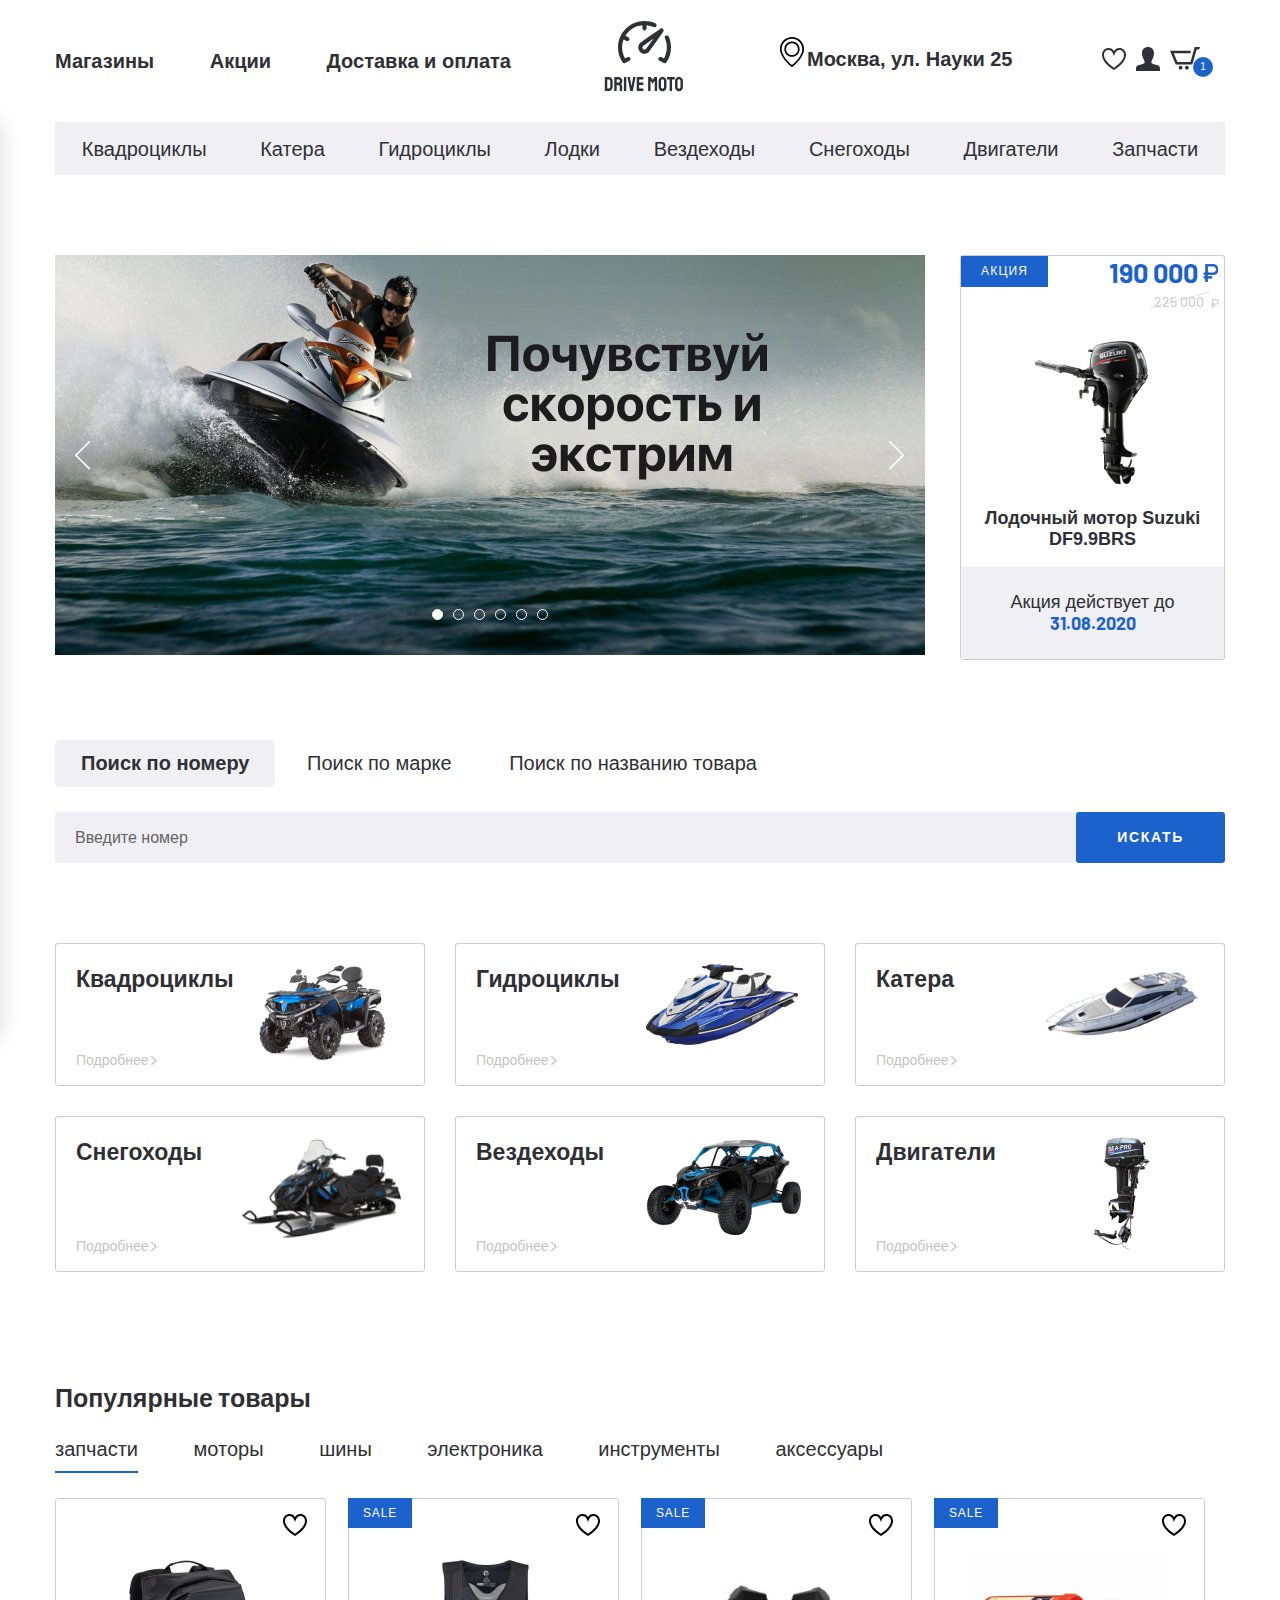
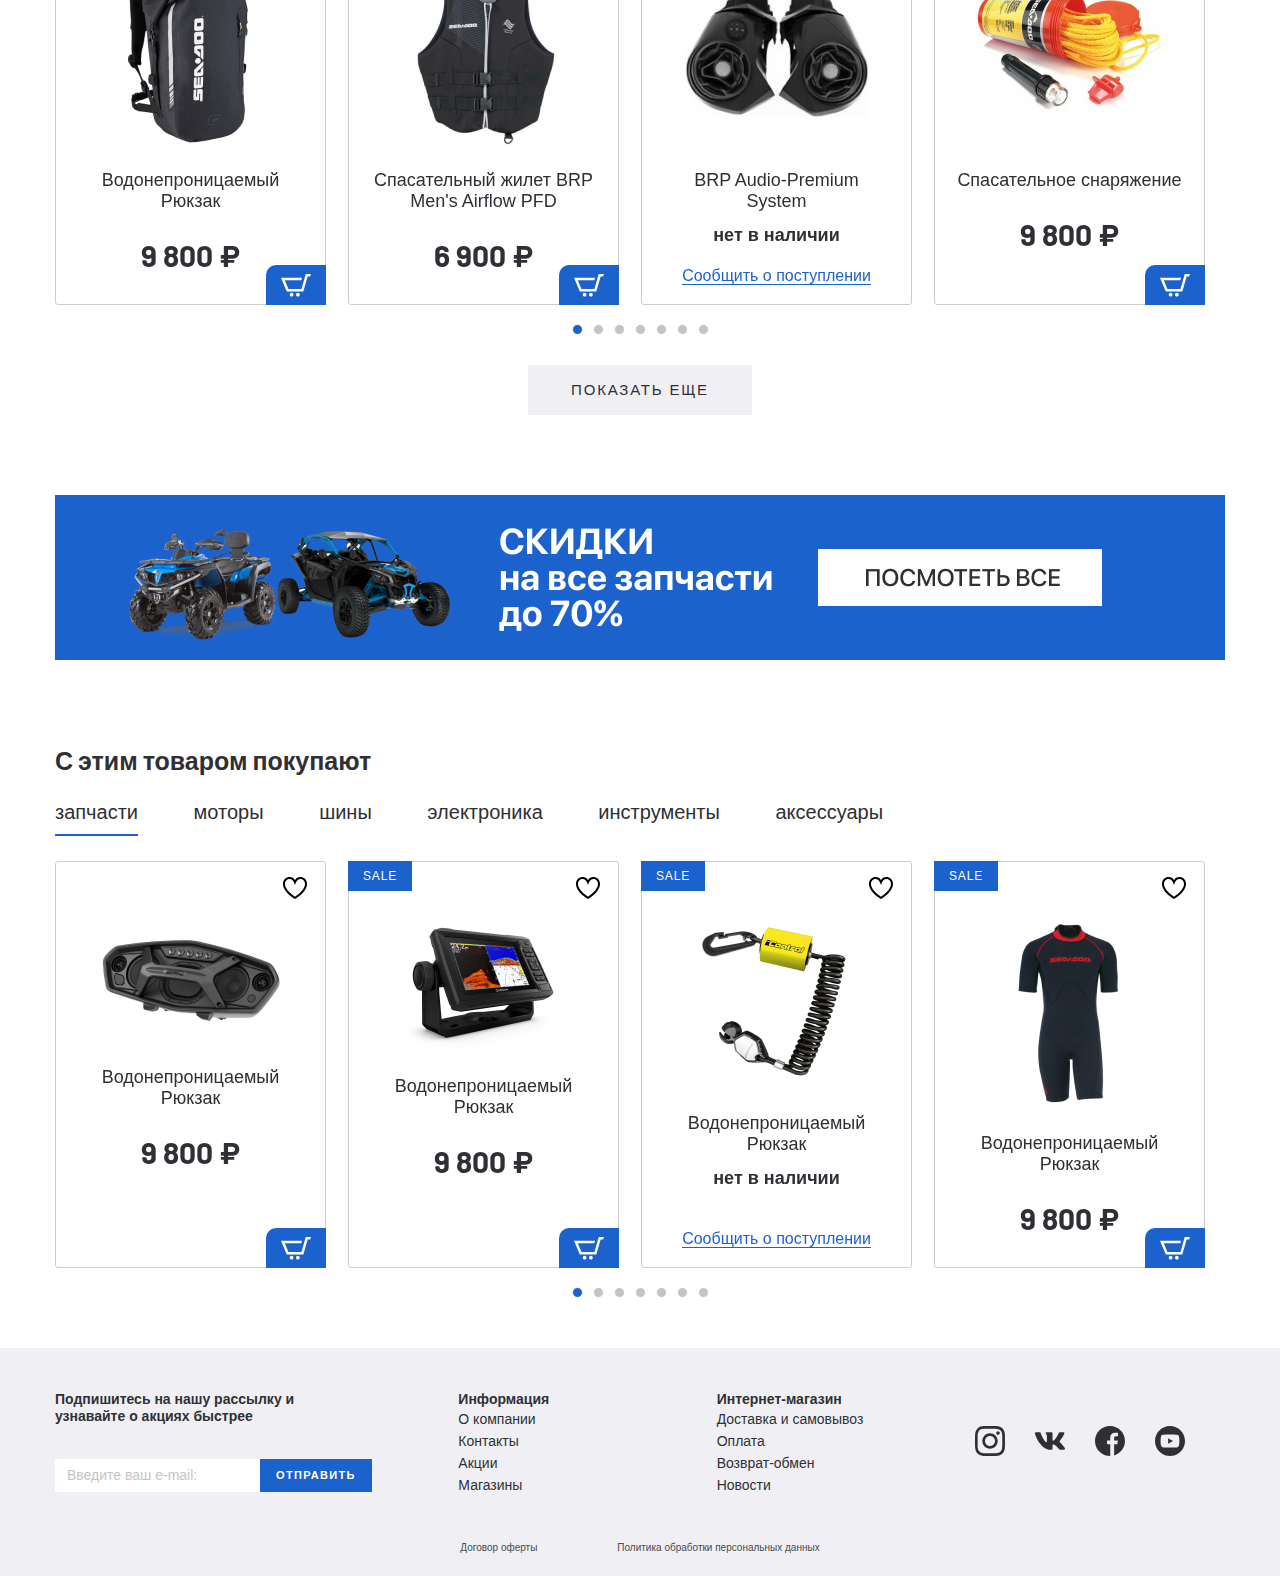
<file: index.html>
<!DOCTYPE html>
<html lang="ru">
<head>
  <meta charset="UTF-8">
  <meta name="viewport" content="width=device-width, initial-scale=1.0">
  <meta http-equiv="X-UA-Compatible" content="ie=edge">
  <title>Document</title>
  <link href="https://fonts.googleapis.com/css2?family=Barlow:wght@400;700&display=swap" rel="stylesheet">
  <link rel="preconnect" href="https://fonts.googleapis.com">
  <link rel="preconnect" href="https://fonts.gstatic.com" crossorigin>
  <link rel="stylesheet" href="css/normalize.css">
  <link rel="stylesheet" href="css/slick.css">
  <link rel="stylesheet" href="css/fonts.css">
  <link rel="stylesheet" href="css/ion.rangeSlider.min.css">
  <link rel="stylesheet" href="css/jquery.formstyler.css">
  <link rel="stylesheet" href="css/jquery.formstyler.theme.css">
  <link rel="stylesheet" href="css/jquery.rateyo.min.css">
  <link rel="stylesheet" href="css/style.css">
  <link rel="stylesheet" href="css/media.css">
</head>
<body>


  <header class="header">
    <div class="header__top">
      <div class="container">
        <div class="header__top-inner">
          <nav class="menu">
            <button class="menu__btn">
              <div class="menu__btn-line"></div>
              <div class="menu__btn-line"></div>
              <div class="menu__btn-line"></div>
            </button>
            <ul class="menu__list">
              <li class="menu__item">
                <a class="menu__link" href="#">
                  Магазины
                </a>
              </li>
              <li class="menu__item">
                <a class="menu__link" href="#">
                  Акции
                </a>
              </li>
              <li class="menu__item">
                <a class="menu__link" href="#">
                  Доставка и оплата
                </a>
              </li>
            </ul>
          </nav>
          <a class="logo" href="">
            <img class="logo__img" src="images/logo.svg" alt="">
          </a>
          <div class="header__box">
            <p class="header_adress">
              Москва,  ул. Науки  25
            </p>
            <ul class="user-list">
              <li class="user-list__item">
                <a class="user-list__link" href="#">
                  <img src="images/heart.svg" alt="">
                </a>
              </li>
              <li class="user-list__item">
                <a class="user-list__link" href="#">
                  <img src="images/user.svg" alt="">
                </a>
              </li>
              <li class="user-list__item">
                <a class="user-list__link basket" href="#">
                  <img src="images/basket.svg" alt="">
                  <p class="basket_num">1</p>
                </a>
              </li>
            </ul>
          </div>
        </div>
      </div>
    </div>
    <ul class="menu-mobile__list">
      <li class="menu-mobile__item">
        <a class="menu-mobile__link" href="#">
          <img class="menu-mobile__img" src="images/user.svg" alt="">
          <p>Войти</p>
        </a>
      </li>
      <li class="menu-mobile__item">
        <a class="menu-mobile__link" href="#">
          <img class="menu-mobile__img" src="images/user.svg" alt="">
          <p>Регистрация</p>
        </a>
      </li>
      <li class="menu-mobile__item">
        <a class="menu-mobile__link" href="#">
          <img class="menu-mobile__img" src="images/heart.svg" alt="">
          <p>Избранное</p>
        </a>
      </li>
      <li class="menu-mobile__item">
        <a class="menu-mobile__link" href="#">
          <img class="menu-mobile__img" src="images/basket.svg" alt="">
          <p>Корзина</p>
        </a>
      </li>
      <li class="menu-mobile__item">
        <a class="menu-mobile__link" href="#">
          <img class="menu-mobile__img" src="images/house.svg" alt="">
          <p>Магазины</p>
        </a>
      </li>
      <li class="menu-mobile__item">
        <a class="menu-mobile__link" href="#">
          <img class="menu-mobile__img" src="images/procent.svg" alt="">
          <p>Акции</p>
        </a>
      </li>
      <li class="menu-mobile__item">
        <a class="menu-mobile__link" href="#">
          <img class="menu-mobile__img" src="images/box.svg" alt="">
          <p>Доставка и оплата</p>
        </a>
      </li>


      <li class="menu-mobile__item">
        <a class="menu-mobile__link" href="catalog.html">
          <p>Квадроциклы</p>
        </a>
      </li>
      <li class="menu-mobile__item">
        <a class="menu-mobile__link" href="catalog.html">
          <p>Катера</p>
        </a>
      </li>
      <li class="menu-mobile__item">
        <a class="menu-mobile__link" href="catalog.html">
          <p>Гидроциклы</p>
        </a>
      </li>
      <li class="menu-mobile__item">
        <a class="menu-mobile__link" href="catalog.html">
          <p>Лодки</p>
        </a>
      </li>
      <li class="menu-mobile__item">
        <a class="menu-mobile__link" href="catalog.html">
          <p>Вездеходы</p>
        </a>
      </li>
      <li class="menu-mobile__item">
        <a class="menu-mobile__link" href="catalog.html">
          <p>Снегоходы</p>
        </a>
      </li>
      <li class="menu-mobile__item">
        <a class="menu-mobile__link" href="catalog.html">
          <p>Двигатели</p>
        </a>
      </li>
      <li class="menu-mobile__item">
        <a class="menu-mobile__link" href="catalog.html">
          <p>Запчасти</p>
        </a>
      </li>
    </ul>
    <div class="menu-mobile-linewrapper">
      <ul class="menu-mobile-line">
        <li class="menu__item">
          <a class="menu__link" href="#">
            Магазины
          </a>
        </li>
        <li class="menu__item">
          <a class="menu__link" href="#">
            Акции
          </a>
        </li>
        <li class="menu__item">
          <a class="menu__link" href="#">
            Доставка и оплата
          </a>
        </li>
      </ul>
    </div>
    <div class="header__bottom">
      <div class="container">
          <ul class="menu-categories">
            <li class="menu-categories__item">
              <a class="menu-categories__link" href="catalog.html">Квадроциклы</a>
            </li>
            <li class="menu-categories__item">
              <a class="menu-categories__link" href="catalog.html">Катера</a>
            </li>
            <li class="menu-categories__item">
              <a class="menu-categories__link" href="catalog.html">Гидроциклы</a>
            </li>
            <li class="menu-categories__item">
              <a class="menu-categories__link" href="catalog.html">Лодки</a>
            </li>
            <li class="menu-categories__item">
              <a class="menu-categories__link" href="catalog.html">Вездеходы</a>
            </li>
            <li class="menu-categories__item">
              <a class="menu-categories__link" href="catalog.html">Снегоходы</a>
            </li>
            <li class="menu-categories__item">
              <a class="menu-categories__link" href="catalog.html">Двигатели</a>
            </li>
            <li class="menu-categories__item">
              <a class="menu-categories__link" href="catalog.html">Запчасти</a>
            </li>
          </ul>
      </div>
    </div>
  </header>



  <section class="banner-section page-section">
    <div class="container">
      <div class="banner-section__inner">
        <div class="banner-section__slider">
          <a class="banner-section__slider-item" href="#">
            <img class="banner-section__slider-img" src="images/banner-slider.jpg" alt="">
          </a>
          <a class="banner-section__slider-item" href="#">
            <img class="banner-section__slider-img" src="images/banner-slider.jpg" alt="">
          </a>
          <a class="banner-section__slider-item" href="#">
            <img class="banner-section__slider-img" src="images/banner-slider.jpg" alt="">
          </a>
          <a class="banner-section__slider-item" href="#">
            <img class="banner-section__slider-img" src="images/banner-slider.jpg" alt="">
          </a>
          <a class="banner-section__slider-item" href="#">
            <img class="banner-section__slider-img" src="images/banner-slider.jpg" alt="">
          </a>
          <a class="banner-section__slider-item" href="#">
            <img class="banner-section__slider-img" src="images/banner-slider.jpg" alt="">
          </a>
        </div>
        <a class="banner-section__item sale-item" href="product-page.html">
          <div class="sale-item__top">
            <p class="sale-item__info">акция</p>
            <div class="sale-item__price">
              <div class="price sale-item__price-new">190 000</div>
              <div class="price sale-item__price-old">225 000</div>
            </div>
          </div>
          <img class="sale-item__img" src="images/content/sale-1.png" alt="" >
          <h5 class="sale-item__title">
            Лодочный мотор Suzuki DF9.9BRS
          </h5>
          <p class="sale-item__footer">
            Акция действует до
            <span>31.08.2020</span>
          </p>
        </a>
      </div>
    </div>
  </section>

  <div class="search page-section">
    <div class="container">
      <div class="search__inner">
        <div class="search__tabs tabs-wrapper">
          <div class="mobile-overflow">
            <a class="tab search__tabs-item tab--active" href="#tab-1">Поиск по номеру</a>
            <a class="tab search__tabs-item" href="#tab-2">Поиск по марке</a>
            <a class="tab search__tabs-item" href="#tab-3">Поиск по названию товара</a>
          </div>
        </div>
        <div class="search__content">
          <div id="tab-1" class="tabs-content search__content-item tabs-content--active">
            <form class="search__content-form" action="">
              <input class="search__content-input" type="text" name="" placeholder="Введите номер">
              <button class="search__content-btn" type="submit">Искать</button>
            </form>
          </div>
          <div id="tab-2" class="tabs-content search__content-item">
            <form class="search__content-form" action="">
              <input class="search__content-input" type="text" name="" placeholder="Введите марку">
              <button class="search__content-btn" type="submit">Искать</button>
            </form>
          </div>
          <div id="tab-3" class="tabs-content search__content-item">
            <form class="search__content-form" action="">
              <input class="search__content-input" type="text" name="" placeholder="Введите название товара">
              <button class="search__content-btn" type="submit">Искать</button>
            </form>
          </div>
        </div>
      </div>
    </div>
  </div>

  <section class="categories page-section">
    <div class="container">
      <div class="categories__inner">
        <a class="categories__item" href="catalog.html">
          <div class="categories__item-info">
            <h4 class="categories__item-title">Квадроциклы</h4>
            <p class="categories__item-text">Подробнее</p>
          </div>
          <div class="categories__item-img">
            <img src="images/categories-1.png" alt="" >
          </div>
        </a>
        <a class="categories__item" href="catalog.html">
          <div class="categories__item-info">
            <h4 class="categories__item-title">Гидроциклы</h4>
            <p class="categories__item-text">Подробнее</p>
          </div>
          <div class="categories__item-img">
            <img src="images/categories-2.png" alt="" >
          </div>
        </a>
        <a class="categories__item" href="catalog.html">
          <div class="categories__item-info">
            <h4 class="categories__item-title">Катера</h4>
            <p class="categories__item-text">Подробнее</p>
          </div>
          <div class="categories__item-img">
            <img src="images/categories-3.png" alt="" >
          </div>
        </a>
        <a class="categories__item" href="catalog.html">
          <div class="categories__item-info">
            <h4 class="categories__item-title">Снегоходы</h4>
            <p class="categories__item-text">Подробнее</p>
          </div>
          <div class="categories__item-img">
            <img src="images/categories-4.png" alt="" >
          </div>
        </a>
        <a class="categories__item" href="catalog.html">
          <div class="categories__item-info">
            <h4 class="categories__item-title">Вездеходы</h4>
            <p class="categories__item-text">Подробнее</p>
          </div>
          <div class="categories__item-img">
            <img src="images/categories-5.png" alt="" >
          </div>
        </a>
        <a class="categories__item" href="catalog.html">
          <div class="categories__item-info">
            <h4 class="categories__item-title">Двигатели</h4>
            <p class="categories__item-text">Подробнее</p>
          </div>
          <div class="categories__item-img">
            <img src="images/categories-6.png" alt="" >
          </div>
        </a>
      </div>
    </div>
  </section>

  <section class="products">
    <div class="container">
      <div class="products__inner">
        <h3 class="product__title">Популярные товары</h3>
        <div class="tabs-wrapper">
          <div class="tabs products__tabs mobile-overflow">
            <a class="tab products__tab tab--active" href="#product-tab-1">запчасти</a>
            <a class="tab products__tab" href="#product-tab-2">моторы</a>
            <a class="tab products__tab" href="#product-tab-3">шины</a>
            <a class="tab products__tab" href="#product-tab-4">электроника</a>
            <a class="tab products__tab" href="#product-tab-5">инструменты</a>
            <a class="tab products__tab" href="#product-tab-6">аксессуары</a>
          </div>
        </div>
          <div class="tabs-container products__container">
            <div class="tabs-content products__content tabs-content--active" id="product-tab-1">
              <div class="product-slider">
                <div class="product-slider__item">
                  <div class="product-item__wrapper">
                    <button class="product-item__favorite"></button>
                    <button class="product-item__basket">
                      <img src="images/basket-white.svg" alt="">
                    </button>
                    <a class="product-item__notify-link" href="#">
                      <span>Сообщить о поступлении</span>
                    </a>
                    <a class="product-item" href="product-page.html">
                      <p class="product-item__hover-text">
                        посмотреть товар
                      </p>
                      <img class="product-item__img" src="images/content/product-1.png" alt="">
                      <h4 class="product-item__title">
                        Водонепроницаемый Рюкзак
                      </h4>
                      <p class="price product-item__price">
                        9 800 ₽
                      </p>
                      <p class="product-item__notify-text">
                        нет в наличии
                      </p>
                    </a>
                  </div>
                </div>

                <div class="product-slider__item">
                  <div class="product-item__wrapper">
                    <button class="product-item__favorite"></button>
                    <button class="product-item__basket">
                      <img src="images/basket-white.svg" alt="">
                    </button>
                    <a class="product-item__notify-link" href="#">
                      <span>Сообщить о поступлении</span>
                    </a>
                    <a class="product-item product-item--sale" href="product-page.html">
                      <p class="product-item__hover-text">
                        посмотреть товар
                      </p>
                      <img class="product-item__img" src="images/content/product-2.png" alt="">
                      <h4 class="product-item__title">
                        Спасательный жилет BRP Men's Airflow PFD
                      </h4>
                      <p class="price product-item__price">
                        6 900 ₽
                      </p>
                      <p class="product-item__notify-text">
                        нет в наличии
                      </p>
                    </a>
                  </div>
                </div>
                <div class="product-slider__item">
                  <div class="product-item__wrapper product-item__not-available">
                    <button class="product-item__favorite"></button>
                    <button class="product-item__basket">
                      <img src="images/basket-white.svg" alt="">
                    </button>
                    <a class="product-item__notify-link" href="#">
                      <span>Сообщить о поступлении</span>
                    </a>
                    <a class="product-item product-item--sale" href="product-page.html">
                      <p class="product-item__hover-text">
                        посмотреть товар
                      </p>
                      <img class="product-item__img" src="images/content/product-3.png" alt="">
                      <h4 class="product-item__title">
                        BRP Audio-Premium System
                      </h4>
                      <p class="price product-item__price">
                        68 000 ₽
                      </p>
                      <p class="product-item__notify-text">
                        нет в наличии
                      </p>
                    </a>
                  </div>
                </div>
                <div class="product-slider__item">
                  <div class="product-item__wrapper">
                    <button class="product-item__favorite"></button>
                    <button class="product-item__basket">
                      <img src="images/basket-white.svg" alt="">
                    </button>
                    <a class="product-item__notify-link" href="#">
                      <span>Сообщить о поступлении</span>
                    </a>
                    <a class="product-item product-item--sale" href="product-page.html">
                      <p class="product-item__hover-text">
                        посмотреть товар
                      </p>
                      <img class="product-item__img" src="images/content/product-4.png" alt="">
                      <h4 class="product-item__title">
                        Спасательное снаряжение
                      </h4>
                      <p class="price product-item__price">
                        9 800 ₽
                      </p>
                      <p class="product-item__notify-text">
                        нет в наличии
                      </p>
                    </a>
                  </div>
                </div>
                <div class="product-slider__item">
                  <div class="product-item__wrapper">
                    <button class="product-item__favorite"></button>
                    <button class="product-item__basket">
                      <img src="images/basket-white.svg" alt="">
                    </button>
                    <a class="product-item__notify-link" href="#">
                      <span>Сообщить о поступлении</span>
                    </a>
                    <a class="product-item product-item--sale" href="product-page.html">
                      <p class="product-item__hover-text">
                        посмотреть товар
                      </p>
                      <img class="product-item__img" src="images/content/product-3.png" alt="">
                      <h4 class="product-item__title">
                        BRP Audio-Premium System
                      </h4>
                      <p class="price product-item__price">
                        68 000 ₽
                      </p>
                      <p class="product-item__notify-text">
                        нет в наличии
                      </p>
                    </a>
                  </div>
                </div>
                <div class="product-slider__item">
                  <div class="product-item__wrapper product-item__not-available">
                    <button class="product-item__favorite"></button>
                    <button class="product-item__basket">
                      <img src="images/basket-white.svg" alt="">
                    </button>
                    <a class="product-item__notify-link" href="#">
                      <span>Сообщить о поступлении</span>
                    </a>
                    <a class="product-item" href="product-page.html">
                      <p class="product-item__hover-text">
                        посмотреть товар
                      </p>
                      <img class="product-item__img" src="images/content/product-2.png" alt="">
                      <h4 class="product-item__title">
                        Спасательный жилет BRP Men's Airflow PFD
                      </h4>
                      <p class="price product-item__price">
                        6 900 ₽
                      </p>
                      <p class="product-item__notify-text">
                        нет в наличии
                      </p>
                    </a>
                  </div>
                </div>
                <div class="product-slider__item">
                  <div class="product-item__wrapper">
                    <button class="product-item__favorite"></button>
                    <button class="product-item__basket">
                      <img src="images/basket-white.svg" alt="">
                    </button>
                    <a class="product-item__notify-link" href="#">
                      <span>Сообщить о поступлении</span>
                    </a>
                    <a class="product-item product-item--sale" href="product-page.html">
                      <p class="product-item__hover-text">
                        посмотреть товар
                      </p>
                      <img class="product-item__img" src="images/content/product-4.png" alt="">
                      <h4 class="product-item__title">
                        Спасательное снаряжение
                      </h4>
                      <p class="price product-item__price">
                        9 800 ₽
                      </p>
                      <p class="product-item__notify-text">
                        нет в наличии
                      </p>
                    </a>
                  </div>
                </div>
              </div>
              
            </div>
            <div class="tabs-content products__content" id="product-tab-2">
              <div class="product-slider">
                <div class="product-slider__item">
                  <div class="product-item__wrapper">
                    <button class="product-item__favorite"></button>
                    <button class="product-item__basket">
                      <img src="images/basket-white.svg" alt="">
                    </button>
                    <a class="product-item__notify-link" href="#">
                      <span>Сообщить о поступлении</span>
                    </a>
                    <a class="product-item" href="product-page.html">
                      <p class="product-item__hover-text">
                        посмотреть товар
                      </p>
                      <img class="product-item__img" src="images/content/product-4.png" alt="">
                      <h4 class="product-item__title">
                        Спасательное снаряжение
                      </h4>
                      <p class="price product-item__price">
                        9 800 ₽
                      </p>
                      <p class="product-item__notify-text">
                        нет в наличии
                      </p>
                    </a>
                  </div>
                </div>

                <div class="product-slider__item">
                  <div class="product-item__wrapper">
                    <button class="product-item__favorite"></button>
                    <button class="product-item__basket">
                      <img src="images/basket-white.svg" alt="">
                    </button>
                    <a class="product-item__notify-link" href="#">
                      <span>Сообщить о поступлении</span>
                    </a>
                    <a class="product-item product-item--sale" href="product-page.html">
                      <p class="product-item__hover-text">
                        посмотреть товар
                      </p>
                      <img class="product-item__img" src="images/content/product-2.png" alt="">
                      <h4 class="product-item__title">
                        Спасательный жилет BRP Men's Airflow PFD
                      </h4>
                      <p class="price product-item__price">
                        6 900 ₽
                      </p>
                      <p class="product-item__notify-text">
                        нет в наличии
                      </p>
                    </a>
                  </div>
                </div>
                <div class="product-slider__item">
                  <div class="product-item__wrapper product-item__not-available">
                    <button class="product-item__favorite"></button>
                    <button class="product-item__basket">
                      <img src="images/basket-white.svg" alt="">
                    </button>
                    <a class="product-item__notify-link" href="#">
                      <span>Сообщить о поступлении</span>
                    </a>
                    <a class="product-item product-item--sale" href="product-page.html">
                      <p class="product-item__hover-text">
                        посмотреть товар
                      </p>
                      <img class="product-item__img" src="images/content/product-3.png" alt="">
                      <h4 class="product-item__title">
                        BRP Audio-Premium System
                      </h4>
                      <p class="price product-item__price">
                        68 000 ₽
                      </p>
                      <p class="product-item__notify-text">
                        нет в наличии
                      </p>
                    </a>
                  </div>
                </div>
                <div class="product-slider__item">
                  <div class="product-item__wrapper">
                    <button class="product-item__favorite"></button>
                    <button class="product-item__basket">
                      <img src="images/basket-white.svg" alt="">
                    </button>
                    <a class="product-item__notify-link" href="#">
                      <span>Сообщить о поступлении</span>
                    </a>
                    <a class="product-item product-item--sale" href="product-page.html">
                      <p class="product-item__hover-text">
                        посмотреть товар
                      </p>
                      <img class="product-item__img" src="images/content/product-1.png" alt="">
                      <h4 class="product-item__title">
                        Водонепроницаемый Рюкзак
                      </h4>
                      <p class="price product-item__price">
                        9 800 ₽
                      </p>
                      <p class="product-item__notify-text">
                        нет в наличии
                      </p>
                    </a>
                  </div>
                </div>
                <div class="product-slider__item">
                  <div class="product-item__wrapper">
                    <button class="product-item__favorite"></button>
                    <button class="product-item__basket">
                      <img src="images/basket-white.svg" alt="">
                    </button>
                    <a class="product-item__notify-link" href="#">
                      <span>Сообщить о поступлении</span>
                    </a>
                    <a class="product-item product-item--sale" href="product-page.html">
                      <p class="product-item__hover-text">
                        посмотреть товар
                      </p>
                      <img class="product-item__img" src="images/content/product-1.png" alt="">
                      <h4 class="product-item__title">
                        Водонепроницаемый Рюкзак
                      </h4>
                      <p class="price product-item__price">
                        9 800 ₽
                      </p>
                      <p class="product-item__notify-text">
                        нет в наличии
                      </p>
                    </a>
                  </div>
                </div>
                <div class="product-slider__item">
                  <div class="product-item__wrapper product-item__not-available">
                    <button class="product-item__favorite"></button>
                    <button class="product-item__basket">
                      <img src="images/basket-white.svg" alt="">
                    </button>
                    <a class="product-item__notify-link" href="#">
                      <span>Сообщить о поступлении</span>
                    </a>
                    <a class="product-item" href="product-page.html">
                      <p class="product-item__hover-text">
                        посмотреть товар
                      </p>
                      <img class="product-item__img" src="images/content/product-2.png" alt="">
                      <h4 class="product-item__title">
                        Спасательный жилет BRP Men's Airflow PFD
                      </h4>
                      <p class="price product-item__price">
                        6 900 ₽
                      </p>
                      <p class="product-item__notify-text">
                        нет в наличии
                      </p>
                    </a>
                  </div>
                </div>
                <div class="product-slider__item">
                  <div class="product-item__wrapper">
                    <button class="product-item__favorite"></button>
                    <button class="product-item__basket">
                      <img src="images/basket-white.svg" alt="">
                    </button>
                    <a class="product-item__notify-link" href="#">
                      <span>Сообщить о поступлении</span>
                    </a>
                    <a class="product-item product-item--sale" href="product-page.html">
                      <p class="product-item__hover-text">
                        посмотреть товар
                      </p>
                      <img class="product-item__img" src="images/content/product-3.png" alt="">
                      <h4 class="product-item__title">
                        BRP Audio-Premium System
                      </h4>
                      <p class="price product-item__price">
                        68 000 ₽
                      </p>
                      <p class="product-item__notify-text">
                        нет в наличии
                      </p>
                    </a>
                  </div>
                </div>
              </div>

            </div>
            <div class="tabs-content products__content" id="product-tab-3">slider-3</div>
            <div class="tabs-content products__content" id="product-tab-4">slider-4</div>
            <div class="tabs-content products__content" id="product-tab-5">slider-5</div>
            <div class="tabs-content products__content" id="product-tab-6">slider-6</div>
          </div>
        <div class="product__more">
          <a class="product__more-link" href="#">Показать еще</a>
        </div>
      </div>
    </div>
  </section>




  <div class="banner">
    <div class="container">
      <a class="banner__link" href="#">
        <img src="images/content/banner.jpg" alt="">
      </a>
    </div>
  </div>

  <section class="products">
    <div class="container">
      <div class="products__inner">
        <h3 class="product__title">С этим товаром покупают</h3>
        <div class="tabs-wrapper">
          <div class="tabs products__tabs mobile-overflow">
            <a class="tab products__tab tab--active" href="#popular-tab-1">запчасти</a>
            <a class="tab products__tab" href="#popular-tab-2">моторы</a>
            <a class="tab products__tab" href="#popular-tab-3">шины</a>
            <a class="tab products__tab" href="#popular-tab-4">электроника</a>
            <a class="tab products__tab" href="#popular-tab-5">инструменты</a>
            <a class="tab products__tab" href="#popular-tab-6">аксессуары</a>
          </div>
        </div>
          <div class="tabs-container products__container">
            <div class="tabs-content products__content tabs-content--active" id="popular-tab-1">
              <div class="product-slider">
                <div class="product-slider__item">
                  <div class="product-item__wrapper">
                    <button class="product-item__favorite"></button>
                    <button class="product-item__basket">
                      <img src="images/basket-white.svg" alt="">
                    </button>
                    <a class="product-item__notify-link" href="#">
                      <span>Сообщить о поступлении</span>
                    </a>
                    <a class="product-item" href="product-page.html">
                      <p class="product-item__hover-text">
                        посмотреть товар
                      </p>
                      <img class="product-item__img" src="images/content/product-5.png" alt="">
                      <h4 class="product-item__title">
                        Водонепроницаемый Рюкзак
                      </h4>
                      <p class="price product-item__price">
                        9 800 ₽
                      </p>
                      <p class="product-item__notify-text">
                        нет в наличии
                      </p>
                    </a>
                  </div>
                </div>

                <div class="product-slider__item">
                  <div class="product-item__wrapper">
                    <button class="product-item__favorite"></button>
                    <button class="product-item__basket">
                      <img src="images/basket-white.svg" alt="">
                    </button>
                    <a class="product-item__notify-link" href="#">
                      <span>Сообщить о поступлении</span>
                    </a>
                    <a class="product-item product-item--sale" href="product-page.html">
                      <p class="product-item__hover-text">
                        посмотреть товар
                      </p>
                      <img class="product-item__img" src="images/content/product-6.png" alt="">
                      <h4 class="product-item__title">
                        Водонепроницаемый Рюкзак
                      </h4>
                      <p class="price product-item__price">
                        9 800 ₽
                      </p>
                      <p class="product-item__notify-text">
                        нет в наличии
                      </p>
                    </a>
                  </div>
                </div>
                <div class="product-slider__item">
                  <div class="product-item__wrapper product-item__not-available">
                    <button class="product-item__favorite"></button>
                    <button class="product-item__basket">
                      <img src="images/basket-white.svg" alt="">
                    </button>
                    <a class="product-item__notify-link" href="#">
                      <span>Сообщить о поступлении</span>
                    </a>
                    <a class="product-item product-item--sale" href="product-page.html">
                      <p class="product-item__hover-text">
                        посмотреть товар
                      </p>
                      <img class="product-item__img" src="images/content/product-7.png" alt="">
                      <h4 class="product-item__title">
                        Водонепроницаемый Рюкзак
                      </h4>
                      <p class="price product-item__price">
                        9 800 ₽
                      </p>
                      <p class="product-item__notify-text">
                        нет в наличии
                      </p>
                    </a>
                  </div>
                </div>
                <div class="product-slider__item">
                  <div class="product-item__wrapper">
                    <button class="product-item__favorite"></button>
                    <button class="product-item__basket">
                      <img src="images/basket-white.svg" alt="">
                    </button>
                    <a class="product-item__notify-link" href="#">
                      <span>Сообщить о поступлении</span>
                    </a>
                    <a class="product-item product-item--sale" href="product-page.html">
                      <p class="product-item__hover-text">
                        посмотреть товар
                      </p>
                      <img class="product-item__img" src="images/content/product-8.png" alt="">
                      <h4 class="product-item__title">
                        Водонепроницаемый Рюкзак
                      </h4>
                      <p class="price product-item__price">
                        9 800 ₽
                      </p>
                      <p class="product-item__notify-text">
                        нет в наличии
                      </p>
                    </a>
                  </div>
                </div>
                <div class="product-slider__item">
                  <div class="product-item__wrapper">
                    <button class="product-item__favorite"></button>
                    <button class="product-item__basket">
                      <img src="images/basket-white.svg" alt="">
                    </button>
                    <a class="product-item__notify-link" href="#">
                      <span>Сообщить о поступлении</span>
                    </a>
                    <a class="product-item product-item--sale" href="product-page.html">
                      <p class="product-item__hover-text">
                        посмотреть товар
                      </p>
                      <img class="product-item__img" src="images/content/product-5.png" alt="">
                      <h4 class="product-item__title">
                        Водонепроницаемый Рюкзак
                      </h4>
                      <p class="price product-item__price">
                        9 800 ₽
                      </p>
                      <p class="product-item__notify-text">
                        нет в наличии
                      </p>
                    </a>
                  </div>
                </div>
                <div class="product-slider__item">
                  <div class="product-item__wrapper product-item__not-available">
                    <button class="product-item__favorite"></button>
                    <button class="product-item__basket">
                      <img src="images/basket-white.svg" alt="">
                    </button>
                    <a class="product-item__notify-link" href="#">
                      <span>Сообщить о поступлении</span>
                    </a>
                    <a class="product-item" href="product-page.html">
                      <p class="product-item__hover-text">
                        посмотреть товар
                      </p>
                      <img class="product-item__img" src="images/content/product-6.png" alt="">
                      <h4 class="product-item__title">
                        Водонепроницаемый Рюкзак
                      </h4>
                      <p class="price product-item__price">
                        9 800 ₽
                      </p>
                      <p class="product-item__notify-text">
                        нет в наличии
                      </p>
                    </a>
                  </div>
                </div>
                <div class="product-slider__item">
                  <div class="product-item__wrapper">
                    <button class="product-item__favorite"></button>
                    <button class="product-item__basket">
                      <img src="images/basket-white.svg" alt="">
                    </button>
                    <a class="product-item__notify-link" href="#">
                      <span>Сообщить о поступлении</span>
                    </a>
                    <a class="product-item product-item--sale" href="product-page.html">
                      <p class="product-item__hover-text">
                        посмотреть товар
                      </p>
                      <img class="product-item__img" src="images/content/product-7.png" alt="">
                      <h4 class="product-item__title">
                        Водонепроницаемый Рюкзак
                      </h4>
                      <p class="price product-item__price">
                        9 800 ₽
                      </p>
                      <p class="product-item__notify-text">
                        нет в наличии
                      </p>
                    </a>
                  </div>
                </div>
              </div>
              
            </div>
            <div class="tabs-content products__content" id="popular-tab-2">
              <div class="product-slider">
                <div class="product-slider__item">
                  <div class="product-item__wrapper">
                    <button class="product-item__favorite"></button>
                    <button class="product-item__basket">
                      <img src="images/basket-white.svg" alt="">
                    </button>
                    <a class="product-item__notify-link" href="#">
                      <span>Сообщить о поступлении</span>
                    </a>
                    <a class="product-item" href="product-page.html">
                      <p class="product-item__hover-text">
                        посмотреть товар
                      </p>
                      <img class="product-item__img" src="images/content/product-8.png" alt="">
                      <h4 class="product-item__title">
                        Водонепроницаемый Рюкзак
                      </h4>
                      <p class="price product-item__price">
                        9 800 ₽
                      </p>
                      <p class="product-item__notify-text">
                        нет в наличии
                      </p>
                    </a>
                  </div>
                </div>

                <div class="product-slider__item">
                  <div class="product-item__wrapper">
                    <button class="product-item__favorite"></button>
                    <button class="product-item__basket">
                      <img src="images/basket-white.svg" alt="">
                    </button>
                    <a class="product-item__notify-link" href="#">
                      <span>Сообщить о поступлении</span>
                    </a>
                    <a class="product-item product-item--sale" href="product-page.html">
                      <p class="product-item__hover-text">
                        посмотреть товар
                      </p>
                      <img class="product-item__img" src="images/content/product-5.png" alt="">
                      <h4 class="product-item__title">
                        Водонепроницаемый Рюкзак
                      </h4>
                      <p class="price product-item__price">
                        9 800 ₽
                      </p>
                      <p class="product-item__notify-text">
                        нет в наличии
                      </p>
                    </a>
                  </div>
                </div>
                <div class="product-slider__item">
                  <div class="product-item__wrapper product-item__not-available">
                    <button class="product-item__favorite"></button>
                    <button class="product-item__basket">
                      <img src="images/basket-white.svg" alt="">
                    </button>
                    <a class="product-item__notify-link" href="#">
                      <span>Сообщить о поступлении</span>
                    </a>
                    <a class="product-item product-item--sale" href="product-page.html">
                      <p class="product-item__hover-text">
                        посмотреть товар
                      </p>
                      <img class="product-item__img" src="images/content/product-6.png" alt="">
                      <h4 class="product-item__title">
                        Водонепроницаемый Рюкзак
                      </h4>
                      <p class="price product-item__price">
                        9 800 ₽
                      </p>
                      <p class="product-item__notify-text">
                        нет в наличии
                      </p>
                    </a>
                  </div>
                </div>
                <div class="product-slider__item">
                  <div class="product-item__wrapper">
                    <button class="product-item__favorite"></button>
                    <button class="product-item__basket">
                      <img src="images/basket-white.svg" alt="">
                    </button>
                    <a class="product-item__notify-link" href="#">
                      <span>Сообщить о поступлении</span>
                    </a>
                    <a class="product-item product-item--sale" href="product-page.html">
                      <p class="product-item__hover-text">
                        посмотреть товар
                      </p>
                      <img class="product-item__img" src="images/content/product-7.png" alt="">
                      <h4 class="product-item__title">
                        Водонепроницаемый Рюкзак
                      </h4>
                      <p class="price product-item__price">
                        9 800 ₽
                      </p>
                      <p class="product-item__notify-text">
                        нет в наличии
                      </p>
                    </a>
                  </div>
                </div>
                <div class="product-slider__item">
                  <div class="product-item__wrapper">
                    <button class="product-item__favorite"></button>
                    <button class="product-item__basket">
                      <img src="images/basket-white.svg" alt="">
                    </button>
                    <a class="product-item__notify-link" href="#">
                      <span>Сообщить о поступлении</span>
                    </a>
                    <a class="product-item product-item--sale" href="product-page.html">
                      <p class="product-item__hover-text">
                        посмотреть товар
                      </p>
                      <img class="product-item__img" src="images/content/product-8.png" alt="">
                      <h4 class="product-item__title">
                        Водонепроницаемый Рюкзак
                      </h4>
                      <p class="price product-item__price">
                        9 800 ₽
                      </p>
                      <p class="product-item__notify-text">
                        нет в наличии
                      </p>
                    </a>
                  </div>
                </div>
                <div class="product-slider__item">
                  <div class="product-item__wrapper product-item__not-available">
                    <button class="product-item__favorite"></button>
                    <button class="product-item__basket">
                      <img src="images/basket-white.svg" alt="">
                    </button>
                    <a class="product-item__notify-link" href="#">
                      <span>Сообщить о поступлении</span>
                    </a>
                    <a class="product-item" href="product-page.html">
                      <p class="product-item__hover-text">
                        посмотреть товар
                      </p>
                      <img class="product-item__img" src="images/content/product-5.png" alt="">
                      <h4 class="product-item__title">
                        Водонепроницаемый Рюкзак
                      </h4>
                      <p class="price product-item__price">
                        9 800 ₽
                      </p>
                      <p class="product-item__notify-text">
                        нет в наличии
                      </p>
                    </a>
                  </div>
                </div>
                <div class="product-slider__item">
                  <div class="product-item__wrapper">
                    <button class="product-item__favorite"></button>
                    <button class="product-item__basket">
                      <img src="images/basket-white.svg" alt="">
                    </button>
                    <a class="product-item__notify-link" href="#">
                      <span>Сообщить о поступлении</span>
                    </a>
                    <a class="product-item product-item--sale" href="product-page.html">
                      <p class="product-item__hover-text">
                        посмотреть товар
                      </p>
                      <img class="product-item__img" src="images/content/product-6.png" alt="">
                      <h4 class="product-item__title">
                        Водонепроницаемый Рюкзак
                      </h4>
                      <p class="price product-item__price">
                        9 800 ₽
                      </p>
                      <p class="product-item__notify-text">
                        нет в наличии
                      </p>
                    </a>
                  </div>
                </div>
              </div>

            </div>
            <div class="tabs-content products__content" id="popular-tab-3">slider-3</div>
            <div class="tabs-content products__content" id="popular-tab-4">slider-4</div>
            <div class="tabs-content products__content" id="popular-tab-5">slider-5</div>
            <div class="tabs-content products__content" id="popular-tab-6">slider-6</div>
          </div>
        </div>
      </div>
  </section>

  <footer class="footer">
    <div class="container">
      <div class="footer__top">
        <div class="footer__top-inner">
          <div class="footer__top-item footer__top-newslatter">
            <h6 class="footer__top-title">
              Подпишитесь на нашу рассылку и узнавайте о акциях быстрее
            </h6>
            <form action="" class="footer-form">
              <input class="footer-form__input" type="text" placeholder="Введите ваш e-mail:">
              <button class="footer-form__btn" type="submit">Отправить</button>
            </form>
          </div>
          <div class="footer__top-item footer__top-itemdrop">
            <h6 class="footer__top-title footer__topdrop">
              Информация
            </h6>
            <ul class="footer-list">
              <li class="footer-list__item"><a href="#">О компании</a></li>
              <li class="footer-list__item"><a href="#">Контакты</a></li>
              <li class="footer-list__item"><a href="#">Акции</a></li>
              <li class="footer-list__item"><a href="#">Магазины</a></li>
            </ul>
          </div>
          <div class="footer__top-item">
            <h6 class="footer__top-title footer__topdrop">
              Интернет-магазин
            </h6>
            <ul class="footer-list">
              <li class="footer-list__item"><a href="#">Доставка и самовывоз</a></li>
              <li class="footer-list__item"><a href="#">Оплата</a></li>
              <li class="footer-list__item"><a href="#">Возврат-обмен</a></li>
              <li class="footer-list__item"><a href="#">Новости</a></li>
            </ul>
          </div>
          <div class="footer__top-item footer__top-social">
            <ul class="sotial-list">
              <li class="sotial-list__item"><a href="#">
                <img src="images/instagram.svg" alt="">
              </a></li>
              <li class="sotial-list__item"><a href="#">
                <img src="images/vkontakte.svg" alt="">
              </a></li>
              <li class="sotial-list__item"><a href="#">
                <img src="images/facebook.svg" alt="">
              </a></li>
              <li class="sotial-list__item"><a href="#">
                <img src="images/youtube.svg" alt="">
              </a></li>
            </ul>
          </div>
        </div>
      </div>
      <div class="footer__bottom">
        <a class="footer__bottom-link" href="#">Договор оферты</a>
        <a class="footer__bottom-link" href="#">Политика обработки персональных данных</a>
      </div>
    </div>
  </footer>


  <script src="https://ajax.googleapis.com/ajax/libs/jquery/3.4.1/jquery.min.js"></script>
  <script src="js/slick.min.js"></script>
  <script src="js/ion.rangeSlider.min.js"></script>
  <script src="js/jquery.formstyler.min.js"></script>
  <script src="js/jquery.rateyo.min.js"></script>
  <script src="js/main.js"></script>
</body>
</html>
</file>
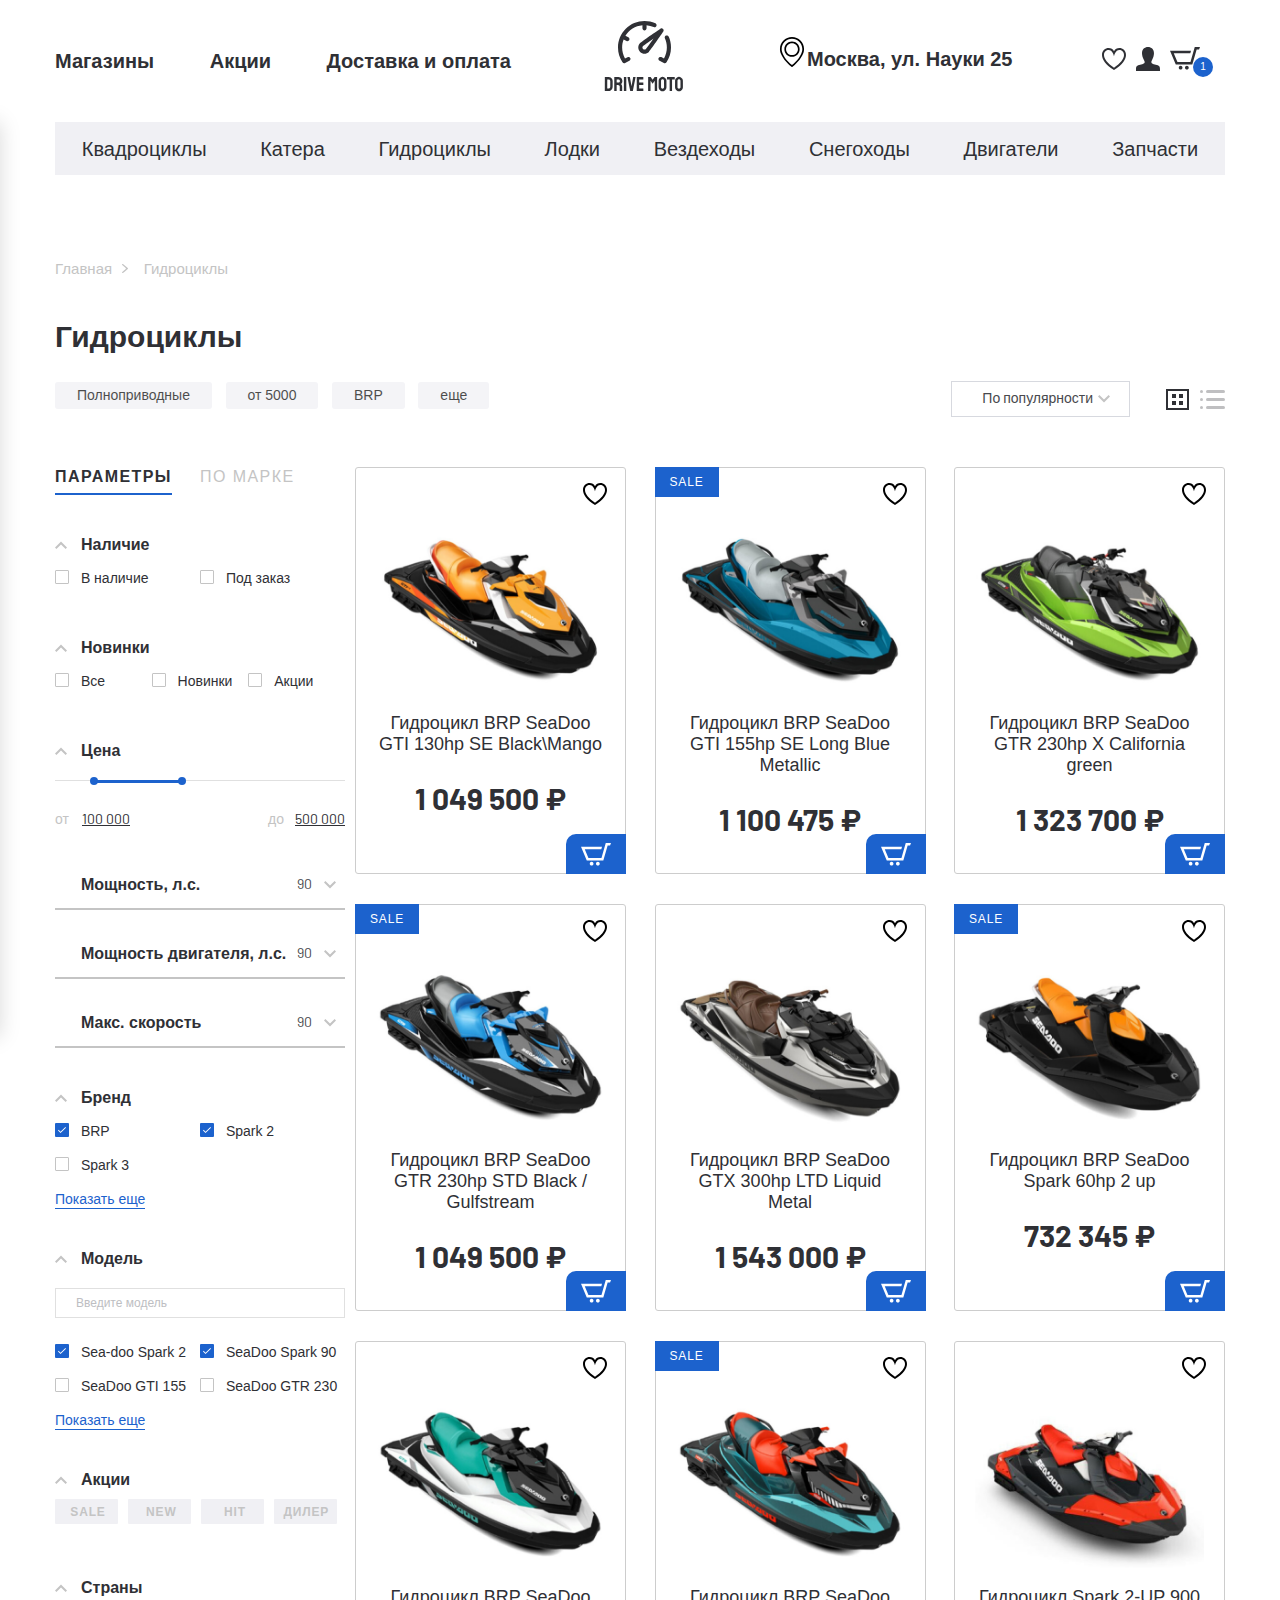
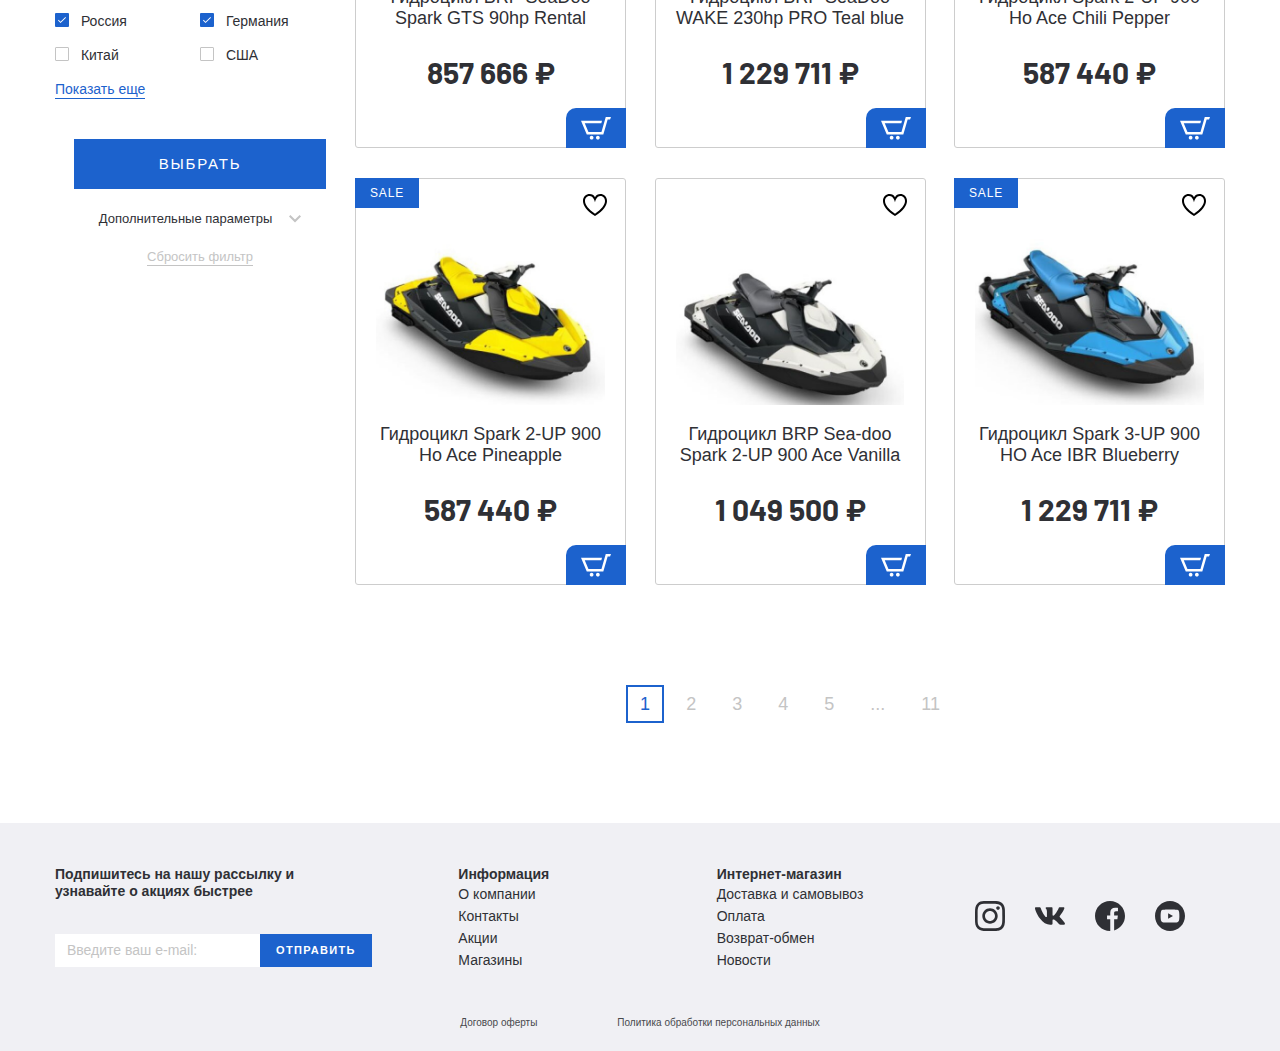
<file: catalog.html>
<!DOCTYPE html>
<html lang="ru">
<head>
  <meta charset="UTF-8">
  <meta name="viewport" content="width=device-width, initial-scale=1.0">
  <meta http-equiv="X-UA-Compatible" content="ie=edge">
  <title>Document</title>
  <link href="https://fonts.googleapis.com/css2?family=Barlow:wght@400;700&display=swap" rel="stylesheet">
  <link rel="preconnect" href="https://fonts.googleapis.com">
  <link rel="preconnect" href="https://fonts.gstatic.com" crossorigin>
  <link rel="stylesheet" href="css/normalize.css">
  <link rel="stylesheet" href="css/slick.css">
  <link rel="stylesheet" href="css/fonts.css">
  <link rel="stylesheet" href="css/ion.rangeSlider.min.css">
  <link rel="stylesheet" href="css/jquery.formstyler.css">
  <link rel="stylesheet" href="css/jquery.formstyler.theme.css">
  <link rel="stylesheet" href="css/jquery.rateyo.min.css">
  <link rel="stylesheet" href="css/style.css">
  <link rel="stylesheet" href="css/media.css">
</head>
<body>

  <header class="header">
    <div class="header__top">
      <div class="container">
        <div class="header__top-inner">
          <nav class="menu">
            <button class="menu__btn">
              <div class="menu__btn-line"></div>
              <div class="menu__btn-line"></div>
              <div class="menu__btn-line"></div>
            </button>
            <ul class="menu__list">
              <li class="menu__item">
                <a class="menu__link" href="#">
                  Магазины
                </a>
              </li>
              <li class="menu__item">
                <a class="menu__link" href="#">
                  Акции
                </a>
              </li>
              <li class="menu__item">
                <a class="menu__link" href="#">
                  Доставка и оплата
                </a>
              </li>
            </ul>
          </nav>
          <a class="logo" href="index.html">
            <img class="logo__img" src="images/logo.svg" alt="">
          </a>
          <div class="header__box">
            <p class="header_adress">
              Москва,  ул. Науки  25
            </p>
            <ul class="user-list">
              <li class="user-list__item">
                <a class="user-list__link" href="#">
                  <img src="images/heart.svg" alt="">
                </a>
              </li>
              <li class="user-list__item">
                <a class="user-list__link" href="#">
                  <img src="images/user.svg" alt="">
                </a>
              </li>
              <li class="user-list__item">
                <a class="user-list__link basket" href="#">
                  <img src="images/basket.svg" alt="">
                  <p class="basket_num">1</p>
                </a>
              </li>
            </ul>
          </div>
        </div>
      </div>
    </div>
    <ul class="menu-mobile__list">
      <li class="menu-mobile__item">
        <a class="menu-mobile__link" href="#">
          <img class="menu-mobile__img" src="images/user.svg" alt="">
          <p>Войти</p>
        </a>
      </li>
      <li class="menu-mobile__item">
        <a class="menu-mobile__link" href="#">
          <img class="menu-mobile__img" src="images/user.svg" alt="">
          <p>Регистрация</p>
        </a>
      </li>
      <li class="menu-mobile__item">
        <a class="menu-mobile__link" href="#">
          <img class="menu-mobile__img" src="images/heart.svg" alt="">
          <p>Избранное</p>
        </a>
      </li>
      <li class="menu-mobile__item">
        <a class="menu-mobile__link" href="#">
          <img class="menu-mobile__img" src="images/basket.svg" alt="">
          <p>Корзина</p>
        </a>
      </li>
      <li class="menu-mobile__item">
        <a class="menu-mobile__link" href="#">
          <img class="menu-mobile__img" src="images/house.svg" alt="">
          <p>Магазины</p>
        </a>
      </li>
      <li class="menu-mobile__item">
        <a class="menu-mobile__link" href="#">
          <img class="menu-mobile__img" src="images/procent.svg" alt="">
          <p>Акции</p>
        </a>
      </li>
      <li class="menu-mobile__item">
        <a class="menu-mobile__link" href="#">
          <img class="menu-mobile__img" src="images/box.svg" alt="">
          <p>Доставка и оплата</p>
        </a>
      </li>


      <li class="menu-mobile__item">
        <a class="menu-mobile__link" href="#">
          <p>Квадроциклы</p>
        </a>
      </li>
      <li class="menu-mobile__item">
        <a class="menu-mobile__link" href="#">
          <p>Катера</p>
        </a>
      </li>
      <li class="menu-mobile__item">
        <a class="menu-mobile__link" href="#">
          <p>Гидроциклы</p>
        </a>
      </li>
      <li class="menu-mobile__item">
        <a class="menu-mobile__link" href="#">
          <p>Лодки</p>
        </a>
      </li>
      <li class="menu-mobile__item">
        <a class="menu-mobile__link" href="#">
          <p>Вездеходы</p>
        </a>
      </li>
      <li class="menu-mobile__item">
        <a class="menu-mobile__link" href="#">
          <p>Снегоходы</p>
        </a>
      </li>
      <li class="menu-mobile__item">
        <a class="menu-mobile__link" href="#">
          <p>Двигатели</p>
        </a>
      </li>
      <li class="menu-mobile__item">
        <a class="menu-mobile__link" href="#">
          <p>Запчасти</p>
        </a>
      </li>
    </ul>
    <div class="menu-mobile-linewrapper">
      <ul class="menu-mobile-line">
        <li class="menu__item">
          <a class="menu__link" href="#">
            Магазины
          </a>
        </li>
        <li class="menu__item">
          <a class="menu__link" href="#">
            Акции
          </a>
        </li>
        <li class="menu__item">
          <a class="menu__link" href="#">
            Доставка и оплата
          </a>
        </li>
      </ul>
    </div>
    <div class="header__bottom">
      <div class="container">
          <ul class="menu-categories">
            <li class="menu-categories__item">
              <a class="menu-categories__link" href="#">Квадроциклы</a>
            </li>
            <li class="menu-categories__item">
              <a class="menu-categories__link" href="#">Катера</a>
            </li>
            <li class="menu-categories__item">
              <a class="menu-categories__link" href="#">Гидроциклы</a>
            </li>
            <li class="menu-categories__item">
              <a class="menu-categories__link" href="#">Лодки</a>
            </li>
            <li class="menu-categories__item">
              <a class="menu-categories__link" href="#">Вездеходы</a>
            </li>
            <li class="menu-categories__item">
              <a class="menu-categories__link" href="#">Снегоходы</a>
            </li>
            <li class="menu-categories__item">
              <a class="menu-categories__link" href="#">Двигатели</a>
            </li>
            <li class="menu-categories__item">
              <a class="menu-categories__link" href="#">Запчасти</a>
            </li>
          </ul>
      </div>
    </div>
  </header>


  <div class="breadcrumbs">
    <div class="container">
      <div class="breadcrumbs__inner">
        <ul class="breadcrumbs__list mobile-overflow">
          <li class="breadcrumbs__list-item">
            <a href="#">Главная</a>
          </li>
          <li class="breadcrumbs__list-item">
            <span>Гидроциклы</span>
          </li>
        </ul>
      </div>
    </div>
  </div>


  <section class="catalog">
    <div class="container">
      <h2 class="catalog__title">
        Гидроциклы
      </h2>
      <div class="catalog__filter">
        <div class="catalog__filter-itemsinner">
          <div class="catalog__filter-items mobile-overflow">
            <button>Полноприводные</button>
            <button>от 5000</button>
            <button>BRP</button>
            <button>еще</button>
          </div>
        </div>
        <div class="catalog__filter-btn">
          <select class="filter-style select-item">
            <option value="">По популярности</option>
            <option value="">2</option>
            <option value="">3</option>
          </select>
          <button class="catalog__filter-btngrid catalog__filter-button catalog__filter-button--active">
            <svg width="23" height="21" viewBox="0 0 23 21" fill="none" xmlns="http://www.w3.org/2000/svg">
              <rect x="1" y="1" width="21" height="19" stroke="#2F3035" stroke-width="2"/>
              <rect x="7" y="6" width="2" height="2" fill="#2F3035" stroke="#2F3035" stroke-width="2"/>
              <rect x="7" y="13" width="2" height="2" fill="#2F3035" stroke="#2F3035" stroke-width="2"/>
              <rect x="14" y="6" width="2" height="2" fill="#2F3035" stroke="#2F3035" stroke-width="2"/>
              <rect x="14" y="13" width="2" height="2" fill="#2F3035" stroke="#2F3035" stroke-width="2"/>
            </svg>
          </button>
          <button class="catalog__filter-btnline catalog__filter-button">
            <svg width="25" height="19" viewBox="0 0 25 19" fill="none" xmlns="http://www.w3.org/2000/svg">
              <g opacity="1">
                <rect x="6" width="19" height="3" rx="1.5" fill="#2F3035"/>
                <rect x="6" y="8" width="19" height="3" rx="1.5" fill="#2F3035"/>
                <rect x="6" y="16" width="19" height="3" rx="1.5" fill="#2F3035"/>
                <rect width="3" height="3" rx="1.5" fill="#2F3035"/>
                <rect y="8" width="3" height="3" rx="1.5" fill="#2F3035"/>
                <rect y="16" width="3" height="3" rx="1.5" fill="#2F3035"/>
              </g>
            </svg>
          </button>
        </div>
      </div>
      <div class="catalog__inner">
        <div class="aside__btn">
          Фильтр
        </div>
        <aside class="catalog__inner-aside aside-filter">
          <div class="tabs-wrapper tabs-wrapper--no-scroll">
            <div class="tabs aside-filter__tabs">
              <a class="tab aside-filter__tab tab--active" href="#filter-1"><span>Параметры</span></a>
              <a class="tab aside-filter__tab" href="#filter-2"><span>по марке</span></a>
            </div>
          </div>
            <div class="tabs-container">
              <div id="filter-1" class="tabs-content aside-filter__tabs-content tabs-content--active">
                

                <form class="aside-filter__form">
                  <ul class="aside-filter__list">
                    <li class="aside-filter__item-drop">
                      <p class="aside-filter__item-title filter__item-drop filter__item-drop--active">Наличие</p>
                      <div class="aside-filter__content">
                        <div class="aside-filter__content-box">
                          <label class="aside-filter__content-label">
                            <input class="filter-style" type="checkbox">
                            В наличие
                          </label>
                        </div>
                        <div class="aside-filter__content-box">
                          <label class="aside-filter__content-label">
                            <input class="filter-style" type="checkbox">
                            Под заказ
                          </label>
                        </div>
                      </div>
                    </li>
                    <li class="aside-filter__item-drop">
                      <p class="aside-filter__item-title filter__item-drop filter__item-drop--active">Новинки</p>
                      <div class="aside-filter__content aside-filter__content-radio">
                        <div class="aside-filter__content-box">
                          <label class="aside-filter__content-label">
                            <input class="filter-style" name="radio" type="radio">
                            Все
                          </label>
                        </div>
                        <div class="aside-filter__content-box">
                          <label class="aside-filter__content-label">
                            <input class="filter-style" name="radio" type="radio">
                            Новинки
                          </label>
                        </div>
                        <div class="aside-filter__content-box">
                          <label class="aside-filter__content-label">
                            <input class="filter-style" name="radio" type="radio">
                            Акции
                          </label>
                        </div>
                      </div>
                    </li>
                    <li class="aside-filter__item-drop">
                      <p class="aside-filter__item-title filter__item-drop filter__item-drop--active">Цена</p>
                      <div class="aside-filter__content">
                        <input type="text" class="js-range-slider" name="my_range" value="" data-min="100000" data-max="500000" data-from="150000" data-to="275000"/>
                      </div>
                    </li>
                    <li class="aside-filter__item-list">
                      <div class="filter__item-list">
                        <p class="filter__item-listtitle">
                          Мощность, л.с.
                        </p>
                        <select class="filter-style filter__item-listselect">
                          <option>90</option>
                          <option>130</option>
                          <option>154</option>
                          <option>230</option>
                          <option>300</option>
                        </select>
                      </div>
                      <div class="filter__item-list">
                        <p class="filter__item-listtitle">
                          Мощность двигателя, л.с.
                        </p>
                        <select class="filter-style filter__item-listselect">
                          <option>90</option>
                          <option>130</option>
                          <option>154</option>
                          <option>230</option>
                          <option>300</option>
                        </select>
                      </div>
                      <div class="filter__item-list">
                        <p class="filter__item-listtitle">
                          Макс. скорость
                        </p>
                        <select class="filter-style filter__item-listselect">
                          <option>90</option>
                          <option>130</option>
                          <option>154</option>
                          <option>230</option>
                          <option>300</option>
                        </select>
                      </div>
                    </li>


                    <li class="aside-filter__item-drop">
                      <p class="aside-filter__item-title filter__item-drop filter__item-drop--active">Бренд</p>
                      <div class="aside-filter__content">
                        <div class="aside-filter__content-box">
                          <label class="aside-filter__content-label">
                            <input class="filter-style" type="checkbox" checked>
                            BRP
                          </label>
                        </div>
                        <div class="aside-filter__content-box">
                          <label class="aside-filter__content-label">
                            <input class="filter-style" type="checkbox" checked>
                            Spark 2
                          </label>
                        </div>
                        <div class="aside-filter__content-box">
                          <label class="aside-filter__content-label">
                            <input class="filter-style" type="checkbox">
                            Spark 3
                          </label>
                        </div>
                        <div class="filter-more">
                          <button class="filter-more_btn" href="#">Показать еще</button>
                        </div>
                      </div>
                    </li>

                    <li class="aside-filter__item-drop">
                      <p class="aside-filter__item-title filter__item-drop filter__item-drop--active">Модель</p>
                      <div class="aside-filter__content">
                        <input class="filter-search" type="text" placeholder="Введите модель ">
                        <div class="aside-filter__content-box">
                          <label class="aside-filter__content-label">
                            <input class="filter-style" type="checkbox" checked>
                            Sea-doo Spark 2
                          </label>
                        </div>
                        <div class="aside-filter__content-box">
                          <label class="aside-filter__content-label">
                            <input class="filter-style" type="checkbox" checked>
                            SeaDoo Spark 90 
                          </label>
                        </div>
                        <div class="aside-filter__content-box">
                          <label class="aside-filter__content-label">
                            <input class="filter-style" type="checkbox">
                            SeaDoo GTI 155 
                          </label>
                        </div>
                        <div class="aside-filter__content-box">
                          <label class="aside-filter__content-label">
                            <input class="filter-style" type="checkbox">
                            SeaDoo GTR 230 
                          </label>
                        </div>
                        <div class="filter-more">
                          <button class="filter-more_btn" href="#">Показать еще</button>
                        </div>
                      </div>
                    </li>

                    <li class="aside-filter__item-drop btn-checked">
                      <p class="aside-filter__item-title filter__item-drop filter__item-drop--active">Акции</p>
                      <div class="aside-filter__content">
                        <div class="aside-filter__content-box">
                          <label class="aside-filter__content-label">
                            <input class="filter-style" type="checkbox">
                            <span class="btn-checked__text">SALE</span>
                            
                          </label>
                        </div>
                        <div class="aside-filter__content-box">
                          <label class="aside-filter__content-label">
                            <input class="filter-style" type="checkbox">
                            <span class="btn-checked__text">NEW</span>
                          </label>
                        </div>
                        <div class="aside-filter__content-box">
                          <label class="aside-filter__content-label">
                            <input class="filter-style" type="checkbox">
                            <span class="btn-checked__text">HIT</span>
                          </label>
                        </div>
                        <div class="aside-filter__content-box">
                          <label class="aside-filter__content-label">
                            <input class="filter-style" type="checkbox">
                            <span class="btn-checked__text">ДИЛЕР</span>
                          </label>
                        </div>
                      </div>
                    </li>

                    <li class="aside-filter__item-drop">
                      <p class="aside-filter__item-title filter__item-drop filter__item-drop--active">Страны</p>
                      <div class="aside-filter__content">
                        <div class="aside-filter__content-box">
                          <label class="aside-filter__content-label">
                            <input class="filter-style" type="checkbox" checked>
                            Россия
                          </label>
                        </div>
                        <div class="aside-filter__content-box">
                          <label class="aside-filter__content-label">
                            <input class="filter-style" type="checkbox" checked>
                            Германия
                          </label>
                        </div>
                        <div class="aside-filter__content-box">
                          <label class="aside-filter__content-label">
                            <input class="filter-style" type="checkbox">
                            Китай
                          </label>
                        </div>
                        <div class="aside-filter__content-box">
                          <label class="aside-filter__content-label">
                            <input class="filter-style" type="checkbox">
                            CША
                          </label>
                        </div>
                        <div class="filter-more">
                          <button class="filter-more_btn" href="#">Показать еще</button>
                        </div>
                      </div>
                    </li>

                    <li class="aside-filter__item-drop aside-filter__item-btn">
                      <button class="filter-btn__send filter-btn__send--active" type="submit">ВЫБРАТЬ</button>
                      <p class="filter__extra">Дополнительные параметры</p>
                      <div class="filter__extra-content">more</div>
                      <button class="filter-btn__reset">Сбросить фильтр</button>
                    </li>

                  </ul>
                </form>

                
              </div>
              <div id="filter-2" class="tabs-content aside-filter__tabs-content">content-2</div>
          </div>

        </aside>
        <div class="catalog__inner-list">
          <div class="product-item__wrapper">
            <button class="product-item__favorite"></button>
            <button class="product-item__basket">
              <img src="images/basket-white.svg" alt="">
            </button>
            <a class="product-item__notify-link" href="#">
              <span>Сообщить о поступлении</span>
            </a>
            <a class="product-item" href="product-page.html">
              <p class="product-item__hover-text">
                посмотреть товар
              </p>
              <img class="product-item__img" src="images/content/gidrotsikl-1.png" alt="">
              <h4 class="product-item__title">
                Гидроцикл BRP SeaDoo GTI 130hp SE Black\Mango
              </h4>
              <p class="price product-item__price">
                1 049 500 ₽
              </p>
              <p class="product-item__notify-text">
                нет в наличии
              </p>
            </a>
          </div>
          <div class="product-item__wrapper">
            <button class="product-item__favorite"></button>
            <button class="product-item__basket">
              <img src="images/basket-white.svg" alt="">
            </button>
            <a class="product-item__notify-link" href="#">
              <span>Сообщить о поступлении</span>
            </a>
            <a class="product-item product-item--sale" href="product-page.html">
              <p class="product-item__hover-text">
                посмотреть товар
              </p>
              <img class="product-item__img" src="images/content/gidrotsikl-2.png" alt="">
              <h4 class="product-item__title">
                Гидроцикл BRP SeaDoo GTI 155hp SE Long Blue Metallic
              </h4>
              <p class="price product-item__price">
                1 100 475 ₽
              </p>
              <p class="product-item__notify-text">
                нет в наличии
              </p>
            </a>
          </div>
          <div class="product-item__wrapper">
            <button class="product-item__favorite"></button>
            <button class="product-item__basket">
              <img src="images/basket-white.svg" alt="">
            </button>
            <a class="product-item__notify-link" href="#">
              <span>Сообщить о поступлении</span>
            </a>
            <a class="product-item" href="product-page.html">
              <p class="product-item__hover-text">
                посмотреть товар
              </p>
              <img class="product-item__img" src="images/content/gidrotsikl-3.png" alt="">
              <h4 class="product-item__title">
                Гидроцикл BRP SeaDoo GTR 230hp X California green 
              </h4>
              <p class="price product-item__price">
                1 323 700 ₽
              </p>
              <p class="product-item__notify-text">
                нет в наличии
              </p>
            </a>
          </div>
          <div class="product-item__wrapper">
            <button class="product-item__favorite"></button>
            <button class="product-item__basket">
              <img src="images/basket-white.svg" alt="">
            </button>
            <a class="product-item__notify-link" href="#">
              <span>Сообщить о поступлении</span>
            </a>
            <a class="product-item product-item--sale" href="product-page.html">
              <p class="product-item__hover-text">
                посмотреть товар
              </p>
              <img class="product-item__img" src="images/content/gidrotsikl-4.png" alt="">
              <h4 class="product-item__title">
                Гидроцикл BRP SeaDoo GTR 230hp STD Black / Gulfstream
              </h4>
              <p class="price product-item__price">
                1 049 500 ₽
              </p>
              <p class="product-item__notify-text">
                нет в наличии
              </p>
            </a>
          </div>
          <div class="product-item__wrapper">
            <button class="product-item__favorite"></button>
            <button class="product-item__basket">
              <img src="images/basket-white.svg" alt="">
            </button>
            <a class="product-item__notify-link" href="#">
              <span>Сообщить о поступлении</span>
            </a>
            <a class="product-item" href="product-page.html">
              <p class="product-item__hover-text">
                посмотреть товар
              </p>
              <img class="product-item__img" src="images/content/gidrotsikl-5.png" alt="">
              <h4 class="product-item__title">
                Гидроцикл BRP SeaDoo GTX 300hp LTD Liquid Metal
              </h4>
              <p class="price product-item__price">
                1 543 000 ₽
              </p>
              <p class="product-item__notify-text">
                нет в наличии
              </p>
            </a>
          </div>
          <div class="product-item__wrapper">
            <button class="product-item__favorite"></button>
            <button class="product-item__basket">
              <img src="images/basket-white.svg" alt="">
            </button>
            <a class="product-item__notify-link" href="#">
              <span>Сообщить о поступлении</span>
            </a>
            <a class="product-item product-item--sale" href="product-page.html">
              <p class="product-item__hover-text">
                посмотреть товар
              </p>
              <img class="product-item__img" src="images/content/gidrotsikl-6.png" alt="">
              <h4 class="product-item__title">
                Гидроцикл BRP SeaDoo Spark 60hp 2 up
              </h4>
              <p class="price product-item__price">
                732 345 ₽
              </p>
              <p class="product-item__notify-text">
                нет в наличии
              </p>
            </a>
          </div>
          <div class="product-item__wrapper">
            <button class="product-item__favorite"></button>
            <button class="product-item__basket">
              <img src="images/basket-white.svg" alt="">
            </button>
            <a class="product-item__notify-link" href="#">
              <span>Сообщить о поступлении</span>
            </a>
            <a class="product-item" href="product-page.html">
              <p class="product-item__hover-text">
                посмотреть товар
              </p>
              <img class="product-item__img" src="images/content/gidrotsikl-7.png" alt="">
              <h4 class="product-item__title">
                Гидроцикл BRP SeaDoo Spark GTS 90hp Rental
              </h4>
              <p class="price product-item__price">
                857 666 ₽
              </p>
              <p class="product-item__notify-text">
                нет в наличии
              </p>
            </a>
          </div>
          <div class="product-item__wrapper">
            <button class="product-item__favorite"></button>
            <button class="product-item__basket">
              <img src="images/basket-white.svg" alt="">
            </button>
            <a class="product-item__notify-link" href="#">
              <span>Сообщить о поступлении</span>
            </a>
            <a class="product-item product-item--sale" href="product-page.html">
              <p class="product-item__hover-text">
                посмотреть товар
              </p>
              <img class="product-item__img" src="images/content/gidrotsikl-8.png" alt="">
              <h4 class="product-item__title">
                Гидроцикл BRP SeaDoo WAKE 230hp PRO Teal blue
              </h4>
              <p class="price product-item__price">
                1 229 711 ₽
              </p>
              <p class="product-item__notify-text">
                нет в наличии
              </p>
            </a>
          </div>
          <div class="product-item__wrapper">
            <button class="product-item__favorite"></button>
            <button class="product-item__basket">
              <img src="images/basket-white.svg" alt="">
            </button>
            <a class="product-item__notify-link" href="#">
              <span>Сообщить о поступлении</span>
            </a>
            <a class="product-item" href="product-page.html">
              <p class="product-item__hover-text">
                посмотреть товар
              </p>
              <img class="product-item__img" src="images/content/gidrotsikl-9.png" alt="">
              <h4 class="product-item__title">
                Гидроцикл Spark 2-UP 900 Ho Ace Chili Pepper
              </h4>
              <p class="price product-item__price">
                587 440 ₽
              </p>
              <p class="product-item__notify-text">
                нет в наличии
              </p>
            </a>
          </div>
          <div class="product-item__wrapper">
            <button class="product-item__favorite"></button>
            <button class="product-item__basket">
              <img src="images/basket-white.svg" alt="">
            </button>
            <a class="product-item__notify-link" href="#">
              <span>Сообщить о поступлении</span>
            </a>
            <a class="product-item product-item--sale" href="product-page.html">
              <p class="product-item__hover-text">
                посмотреть товар
              </p>
              <img class="product-item__img" src="images/content/gidrotsikl-10.png" alt="">
              <h4 class="product-item__title">
                Гидроцикл Spark 2-UP 900 Ho Ace Pineapple 
              </h4>
              <p class="price product-item__price">
                587 440 ₽
              </p>
              <p class="product-item__notify-text">
                нет в наличии
              </p>
            </a>
          </div>
          <div class="product-item__wrapper">
            <button class="product-item__favorite"></button>
            <button class="product-item__basket">
              <img src="images/basket-white.svg" alt="">
            </button>
            <a class="product-item__notify-link" href="#">
              <span>Сообщить о поступлении</span>
            </a>
            <a class="product-item" href="product-page.html">
              <p class="product-item__hover-text">
                посмотреть товар
              </p>
              <img class="product-item__img" src="images/content/gidrotsikl-11.png" alt="">
              <h4 class="product-item__title">
                Гидроцикл BRP Sea-doo Spark 2-UP 900 Ace Vanilla 
              </h4>
              <p class="price product-item__price">
                1 049 500 ₽
              </p>
              <p class="product-item__notify-text">
                нет в наличии
              </p>
            </a>
          </div>
          <div class="product-item__wrapper">
            <button class="product-item__favorite"></button>
            <button class="product-item__basket">
              <img src="images/basket-white.svg" alt="">
            </button>
            <a class="product-item__notify-link" href="#">
              <span>Сообщить о поступлении</span>
            </a>
            <a class="product-item product-item--sale" href="product-page.html">
              <p class="product-item__hover-text">
                посмотреть товар
              </p>
              <img class="product-item__img" src="images/content/gidrotsikl-12.png" alt="">
              <h4 class="product-item__title">
                Гидроцикл Spark 3-UP 900 HO Ace IBR Blueberry
              </h4>
              <p class="price product-item__price">
                1 229 711 ₽
              </p>
              <p class="product-item__notify-text">
                нет в наличии
              </p>
            </a>
          </div>

          <div class="pagination">
            <ul class="pagination-list">
              <li class="pagination-list__item active"><a href="#">1</a></li>
              <li class="pagination-list__item"><a href="#">2</a></li>
              <li class="pagination-list__item"><a href="#">3</a></li>
              <li class="pagination-list__item"><a href="#">4</a></li>
              <li class="pagination-list__item"><a href="#">5</a></li>
              <li class="pagination-list__item pagination-list__item--dots"><span>...</span></li>
              <li class="pagination-list__item"><a href="#">11</a></li>
            </ul>
          </div>

        </div>

      </div>
    </div>
  </section>

  <footer class="footer">
    <div class="container">
      <div class="footer__top">
        <div class="footer__top-inner">
          <div class="footer__top-item footer__top-newslatter">
            <h6 class="footer__top-title">
              Подпишитесь на нашу рассылку и узнавайте о акциях быстрее
            </h6>
            <form action="" class="footer-form">
              <input class="footer-form__input" type="text" placeholder="Введите ваш e-mail:">
              <button class="footer-form__btn" type="submit">Отправить</button>
            </form>
          </div>
          <div class="footer__top-item footer__top-itemdrop">
            <h6 class="footer__top-title footer__topdrop">
              Информация
            </h6>
            <ul class="footer-list">
              <li class="footer-list__item"><a href="#">О компании</a></li>
              <li class="footer-list__item"><a href="#">Контакты</a></li>
              <li class="footer-list__item"><a href="#">Акции</a></li>
              <li class="footer-list__item"><a href="#">Магазины</a></li>
            </ul>
          </div>
          <div class="footer__top-item">
            <h6 class="footer__top-title footer__topdrop">
              Интернет-магазин
            </h6>
            <ul class="footer-list">
              <li class="footer-list__item"><a href="#">Доставка и самовывоз</a></li>
              <li class="footer-list__item"><a href="#">Оплата</a></li>
              <li class="footer-list__item"><a href="#">Возврат-обмен</a></li>
              <li class="footer-list__item"><a href="#">Новости</a></li>
            </ul>
          </div>
          <div class="footer__top-item footer__top-social">
            <ul class="sotial-list">
              <li class="sotial-list__item"><a href="#">
                <img src="images/instagram.svg" alt="">
              </a></li>
              <li class="sotial-list__item"><a href="#">
                <img src="images/vkontakte.svg" alt="">
              </a></li>
              <li class="sotial-list__item"><a href="#">
                <img src="images/facebook.svg" alt="">
              </a></li>
              <li class="sotial-list__item"><a href="#">
                <img src="images/youtube.svg" alt="">
              </a></li>
            </ul>
          </div>
        </div>
      </div>
      <div class="footer__bottom">
        <a class="footer__bottom-link" href="#">Договор оферты</a>
        <a class="footer__bottom-link" href="#">Политика обработки персональных данных</a>
      </div>
    </div>
  </footer>


  <script src="https://ajax.googleapis.com/ajax/libs/jquery/3.4.1/jquery.min.js"></script>
  <script src="js/slick.min.js"></script>
  <script src="js/ion.rangeSlider.min.js"></script>
  <script src="js/jquery.formstyler.min.js"></script>
  <script src="js/jquery.rateyo.min.js"></script>
  <script src="js/main.js"></script>
</body>
</html>



<!--         <div class="tabs-wrapper">
          <div class="tabs">
            <a class="tab tab--active" href="#"></a>
          </div>
          <div class="tabs-container">
            <div class="tabs-content"></div>
          </div>
        </div>
 -->
</file>
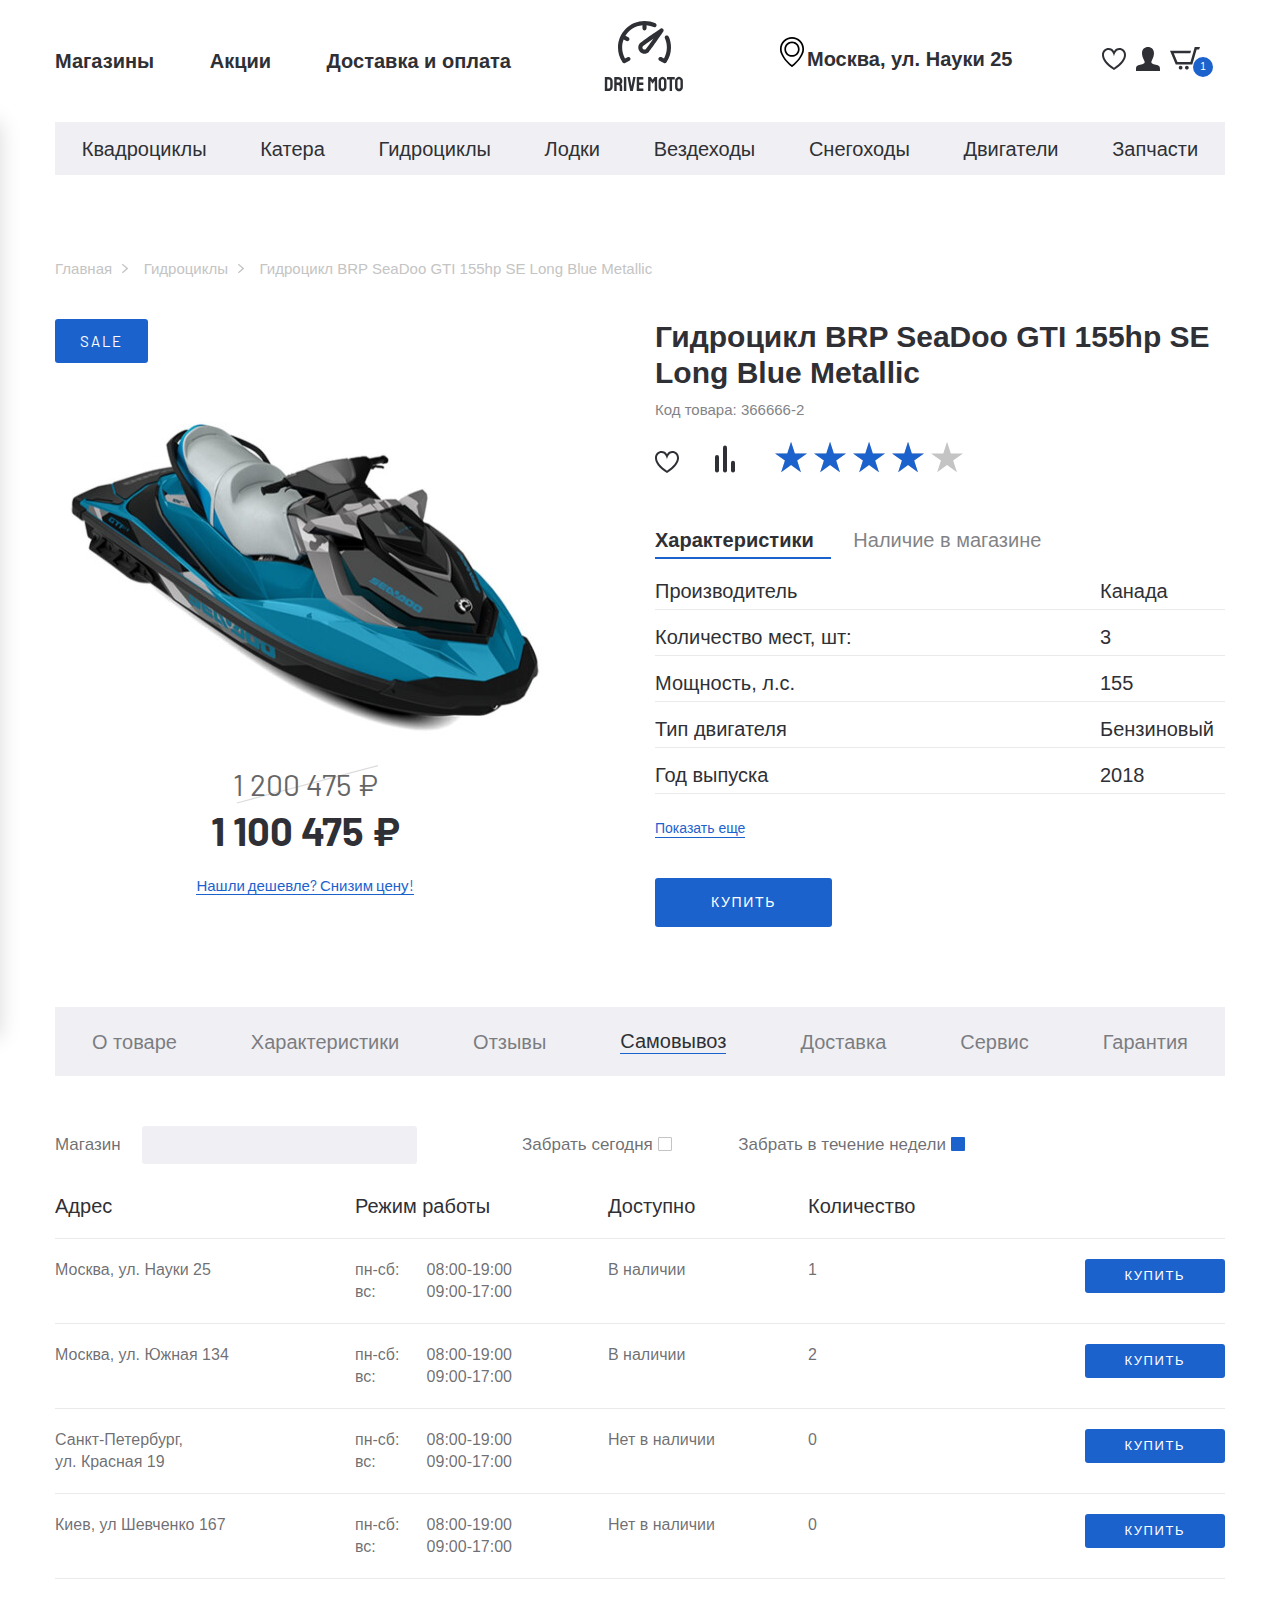
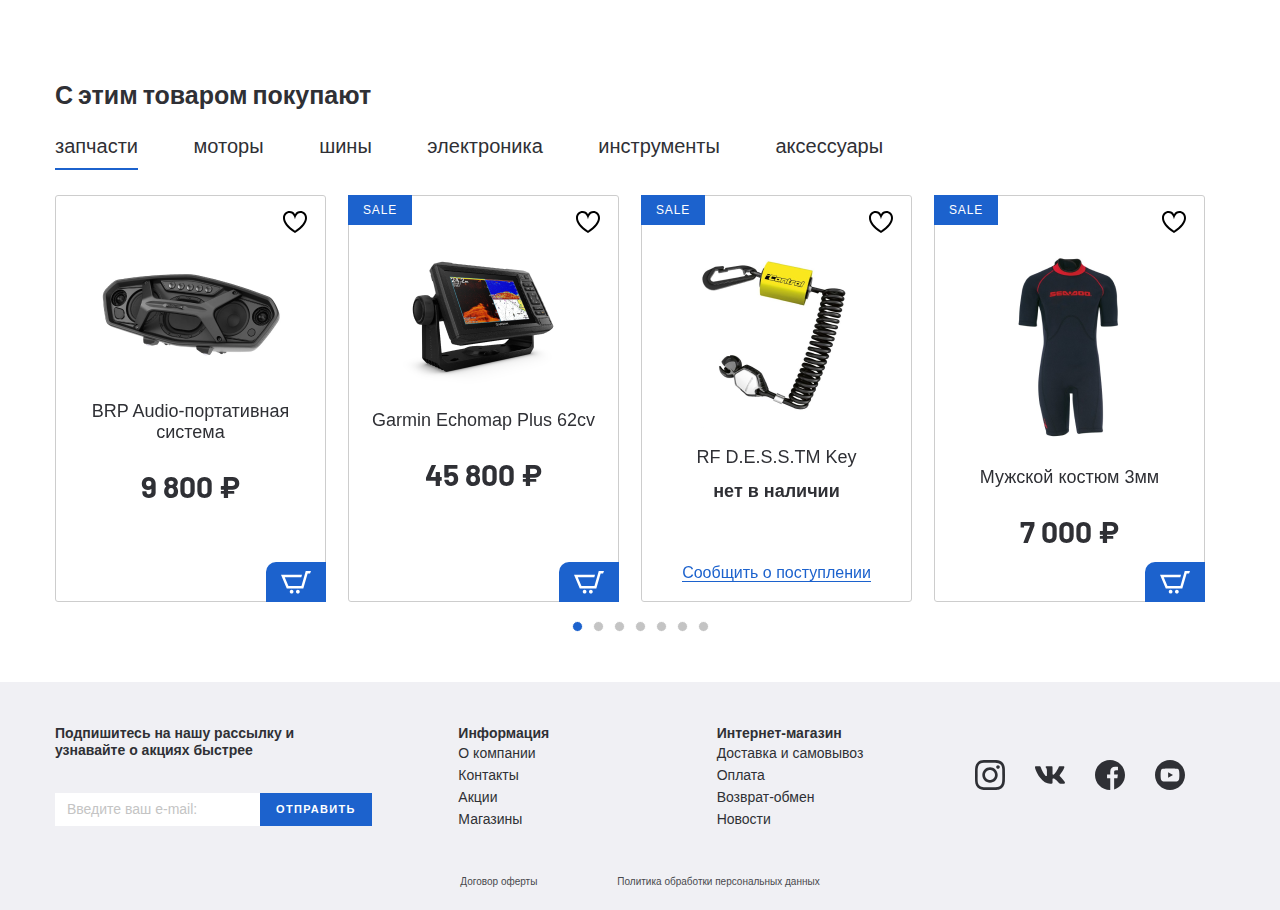
<file: product-page.html>
<!DOCTYPE html>
<html lang="ru">
<head>
  <meta charset="UTF-8">
  <meta name="viewport" content="width=device-width, initial-scale=1.0">
  <meta http-equiv="X-UA-Compatible" content="ie=edge">
  <title>Document</title>
  <link href="https://fonts.googleapis.com/css2?family=Barlow:wght@400;700&display=swap" rel="stylesheet">
  <link rel="preconnect" href="https://fonts.googleapis.com">
  <link rel="preconnect" href="https://fonts.gstatic.com" crossorigin>
  <link rel="stylesheet" href="css/normalize.css">
  <link rel="stylesheet" href="css/slick.css">
  <link rel="stylesheet" href="css/fonts.css">
  <link rel="stylesheet" href="css/ion.rangeSlider.min.css">
  <link rel="stylesheet" href="css/jquery.formstyler.css">
  <link rel="stylesheet" href="css/jquery.formstyler.theme.css">
  <link rel="stylesheet" href="css/jquery.rateyo.min.css">
  <link rel="stylesheet" href="css/style.css">
  <link rel="stylesheet" href="css/media.css">
</head>
<body>

  <header class="header">
    <div class="header__top">
      <div class="container">
        <div class="header__top-inner">
          <nav class="menu">
            <button class="menu__btn">
              <div class="menu__btn-line"></div>
              <div class="menu__btn-line"></div>
              <div class="menu__btn-line"></div>
            </button>
            <ul class="menu__list">
              <li class="menu__item">
                <a class="menu__link" href="#">
                  Магазины
                </a>
              </li>
              <li class="menu__item">
                <a class="menu__link" href="#">
                  Акции
                </a>
              </li>
              <li class="menu__item">
                <a class="menu__link" href="#">
                  Доставка и оплата
                </a>
              </li>
            </ul>
          </nav>
          <a class="logo" href="index.html">
            <img class="logo__img" src="images/logo.svg" alt="">
          </a>
          <div class="header__box">
            <p class="header_adress">
              Москва,  ул. Науки  25
            </p>
            <ul class="user-list">
              <li class="user-list__item">
                <a class="user-list__link" href="#">
                  <img src="images/heart.svg" alt="">
                </a>
              </li>
              <li class="user-list__item">
                <a class="user-list__link" href="#">
                  <img src="images/user.svg" alt="">
                </a>
              </li>
              <li class="user-list__item">
                <a class="user-list__link basket" href="#">
                  <img src="images/basket.svg" alt="">
                  <p class="basket_num">1</p>
                </a>
              </li>
            </ul>
          </div>
        </div>
      </div>
    </div>
    <ul class="menu-mobile__list">
      <li class="menu-mobile__item">
        <a class="menu-mobile__link" href="#">
          <img class="menu-mobile__img" src="images/user.svg" alt="">
          <p>Войти</p>
        </a>
      </li>
      <li class="menu-mobile__item">
        <a class="menu-mobile__link" href="#">
          <img class="menu-mobile__img" src="images/user.svg" alt="">
          <p>Регистрация</p>
        </a>
      </li>
      <li class="menu-mobile__item">
        <a class="menu-mobile__link" href="#">
          <img class="menu-mobile__img" src="images/heart.svg" alt="">
          <p>Избранное</p>
        </a>
      </li>
      <li class="menu-mobile__item">
        <a class="menu-mobile__link" href="#">
          <img class="menu-mobile__img" src="images/basket.svg" alt="">
          <p>Корзина</p>
        </a>
      </li>
      <li class="menu-mobile__item">
        <a class="menu-mobile__link" href="#">
          <img class="menu-mobile__img" src="images/house.svg" alt="">
          <p>Магазины</p>
        </a>
      </li>
      <li class="menu-mobile__item">
        <a class="menu-mobile__link" href="#">
          <img class="menu-mobile__img" src="images/procent.svg" alt="">
          <p>Акции</p>
        </a>
      </li>
      <li class="menu-mobile__item">
        <a class="menu-mobile__link" href="#">
          <img class="menu-mobile__img" src="images/box.svg" alt="">
          <p>Доставка и оплата</p>
        </a>
      </li>


      <li class="menu-mobile__item">
        <a class="menu-mobile__link" href="catalog.html">
          <p>Квадроциклы</p>
        </a>
      </li>
      <li class="menu-mobile__item">
        <a class="menu-mobile__link" href="catalog.html">
          <p>Катера</p>
        </a>
      </li>
      <li class="menu-mobile__item">
        <a class="menu-mobile__link" href="catalog.html">
          <p>Гидроциклы</p>
        </a>
      </li>
      <li class="menu-mobile__item">
        <a class="menu-mobile__link" href="catalog.html">
          <p>Лодки</p>
        </a>
      </li>
      <li class="menu-mobile__item">
        <a class="menu-mobile__link" href="catalog.html">
          <p>Вездеходы</p>
        </a>
      </li>
      <li class="menu-mobile__item">
        <a class="menu-mobile__link" href="catalog.html">
          <p>Снегоходы</p>
        </a>
      </li>
      <li class="menu-mobile__item">
        <a class="menu-mobile__link" href="catalog.html">
          <p>Двигатели</p>
        </a>
      </li>
      <li class="menu-mobile__item">
        <a class="menu-mobile__link" href="catalog.html">
          <p>Запчасти</p>
        </a>
      </li>
    </ul>
    <div class="menu-mobile-linewrapper">
      <ul class="menu-mobile-line">
        <li class="menu__item">
          <a class="menu__link" href="#">
            Магазины
          </a>
        </li>
        <li class="menu__item">
          <a class="menu__link" href="#">
            Акции
          </a>
        </li>
        <li class="menu__item">
          <a class="menu__link" href="#">
            Доставка и оплата
          </a>
        </li>
      </ul>
    </div>
    <div class="header__bottom">
      <div class="container">
          <ul class="menu-categories">
            <li class="menu-categories__item">
              <a class="menu-categories__link" href="catalog.html">Квадроциклы</a>
            </li>
            <li class="menu-categories__item">
              <a class="menu-categories__link" href="catalog.html">Катера</a>
            </li>
            <li class="menu-categories__item">
              <a class="menu-categories__link" href="catalog.html">Гидроциклы</a>
            </li>
            <li class="menu-categories__item">
              <a class="menu-categories__link" href="catalog.html">Лодки</a>
            </li>
            <li class="menu-categories__item">
              <a class="menu-categories__link" href="catalog.html">Вездеходы</a>
            </li>
            <li class="menu-categories__item">
              <a class="menu-categories__link" href="catalog.html">Снегоходы</a>
            </li>
            <li class="menu-categories__item">
              <a class="menu-categories__link" href="catalog.html">Двигатели</a>
            </li>
            <li class="menu-categories__item">
              <a class="menu-categories__link" href="catalog.html">Запчасти</a>
            </li>
          </ul>
      </div>
    </div>
  </header>


  <div class="breadcrumbs">
    <div class="container">
      <div class="breadcrumbs__inner">
        <ul class="breadcrumbs__list mobile-overflow">
          <li class="breadcrumbs__list-item">
            <a href="#">Главная</a>
          </li>
          <li class="breadcrumbs__list-item">
            <span>Гидроциклы</span>
          </li>
          <li class="breadcrumbs__list-item">
            <span>Гидроцикл BRP SeaDoo GTI 155hp SE Long Blue Metallic</span>
          </li>
        </ul>
      </div>
    </div>
  </div>

  <section class="product-card">
    <div class="container">
      <div class="product-card__inner">
        <div class="product-card__img-box product-item--sale">
          <img class="product-card__img" src="images/content/gidrotsikl-large.png" alt="">
          <p class="product-card__price-old">
            1 200 475 ₽
          </p>
          <p class="product-card__price-new">
            1 100 475 ₽
          </p>
          <a class="product-card__link" href="#">Нашли дешевле? Снизим цену!</a>
          <div class="product-card__btn product-card__btn-mobile">
            <button>купить</button>
          </div>
        </div>
        <div class="product-card__content">
          <h1 class="product-card__title">Гидроцикл BRP SeaDoo GTI 155hp SE Long Blue Metallic</h1>
          <p class="product-card__code">Код товара: 366666-2</p>
          <div class="product-card__buttons">
            <a class="product-card__icon-favorite" href="#">
              <img src="images/heart.svg" alt="">
            </a>
            <a class="product-card__icon-comparsion" href="#">
              <img src="images/comparsion.svg" alt="">
            </a>
            <a class="rate" href="#">
              <div class="rate-yo" data-rateyo-rating="4"></div>
            </a>
          </div>

          <div class="tabs-wrapper product-card__tabs">
            <div class="tabs">
              <a class="tab product-card__tab tab--active" href="#product-1">Характеристики</a>
              <a class="tab product-card__tab" href="#product-2">Наличие в магазине</a>
            </div>
          </div>
            <div class="tabs-container">
              <div id="product-1" class="tabs-content product-card__tab-content tabs-content--active">
                <ul class="product-card__list">
                  <li class="product-card__item">
                    <div class="product-card__item-left">Производитель</div>
                    <div class="product-card__item-right">Канада</div>
                  </li>
                  <li class="product-card__item">
                    <div class="product-card__item-left">Количество мест, шт:</div>
                    <div class="product-card__item-right">3</div>
                  </li>
                  <li class="product-card__item">
                    <div class="product-card__item-left">Мощность, л.с.</div>
                    <div class="product-card__item-right">155</div>
                  </li>
                  <li class="product-card__item">
                    <div class="product-card__item-left">Тип двигателя</div>
                    <div class="product-card__item-right">Бензиновый</div>
                  </li>
                  <li class="product-card__item">
                    <div class="product-card__item-left">Год выпуска</div>
                    <div class="product-card__item-right">2018</div>
                  </li>
                </ul>
                <a class="product-card__more" href="#">Показать еще</a>
                <div class="product-card__btn">
                  <button>купить</button>
                </div>
              </div>
              <div id="product-2" class="tabs-content product-card__tab-content">
                content 2
              </div>
            </div>
        </div>
      </div>
    </div>
  </section>


  <section class="card__tabs">
  <div class="container">
    <div class="tabs-wrapper">
      <div class="tabs card__tab-box mobile-overflow">
        <a class="tab card__tab" href="#product-card__tabs-1">О товаре</a>
        <a class="tab card__tab" href="#product-card__tabs-2">Характеристики</a>
        <a class="tab card__tab" href="#product-card__tabs-3">Отзывы</a>
        <a class="tab tab--active card__tab" href="#product-card__tabs-4">Самовывоз</a>
        <a class="tab card__tab" href="#product-card__tabs-5">Доставка</a>
        <a class="tab card__tab" href="#product-card__tabs-6">Cервис</a>
        <a class="tab card__tab" href="#product-card__tabs-7">Гарантия</a>
      </div>
    </div>
      <div class="tabs-container">
        <div id="product-card__tabs-1" class="tabs-content card__tab-content">content</div>
        <div id="product-card__tabs-2" class="tabs-content card__tab-content">content</div>
        <div id="product-card__tabs-3" class="tabs-content card__tab-content">content</div>
        <div id="product-card__tabs-4" class="tabs-content tabs-content--active card__tab-content">
          <form>
            <div class="card__top-line">
              <label class="card__label-search">
                Магазин
                <input class="card__input-search" type="text">
              </label>
              <label class="card__label-pickup">
                Забрать сегодня
                <input class="filter-style" type="radio" name="pickup">
              </label>
              <label class="card__label-pickup">
                Забрать в течение недели
                <input class="filter-style" type="radio" name="pickup" checked>
              </label>
            </div>
            <ul class="card__list">
              <li class="card__list-item card__list-itemtitle">
                <div class="card__list-address">Адрес</div>
                <div class="card__list-workhours">Режим работы</div>
                <div class="card__list-avialable">Доступно</div>
                <div class="card__list-num">Количество</div>
                <div class="card__list-btn">
                </div>
              </li>
              <li class="card__list-item">
                <div class="card__list-address">Москва, ул. Науки 25</div>
                <div class="card__list-workhours">
                  <div class="workhours">
                    <span>пн-сб:</span>
                    <span>08:00-19:00</span>
                  </div>
                  <div class="workhours">
                    <span>вс:</span>
                    <span>09:00-17:00</span>
                  </div>
                </div>
                <div class="card__list-avialable">В наличии</div>
                <div class="card__list-num">1</div>
                <div class="card__list-btn">
                  <button type="submit">Купить</button>
                </div>
              </li>
              <li class="card__list-item">
                <div class="card__list-address">Москва, ул. Южная 134</div>
                <div class="card__list-workhours">
                  <div class="workhours">
                    <span>пн-сб:</span>
                    <span>08:00-19:00</span>
                  </div>
                  <div class="workhours">
                    <span>вс:</span>
                    <span>09:00-17:00</span>
                  </div>
                </div>
                <div class="card__list-avialable">В наличии</div>
                <div class="card__list-num">2</div>
                <div class="card__list-btn">
                  <button type="submit">Купить</button>
                </div>
              </li>
              <li class="card__list-item">
                <div class="card__list-address">Санкт-Петербург, <br> ул. Красная 19</div>
                <div class="card__list-workhours">
                  <div class="workhours">
                    <span>пн-сб:</span>
                    <span>08:00-19:00</span>
                  </div>
                  <div class="workhours">
                    <span>вс:</span>
                    <span>09:00-17:00</span>
                  </div>
                </div>
                <div class="card__list-avialable">Нет в наличии</div>
                <div class="card__list-num">0</div>
                <div class="card__list-btn">
                  <button type="submit">Купить</button>
                </div>
              </li>
              <li class="card__list-item">
                <div class="card__list-address">Киев, ул Шевченко 167</div>
                <div class="card__list-workhours">
                  <div class="workhours">
                    <span>пн-сб:</span>
                    <span>08:00-19:00</span>
                  </div>
                  <div class="workhours">
                    <span>вс:</span>
                    <span>09:00-17:00</span>
                  </div>
                </div>
                <div class="card__list-avialable">Нет в наличии</div>
                <div class="card__list-num">0</div>
                <div class="card__list-btn">
                  <button type="submit">Купить</button>
                </div>
              </li>
            </ul>
          </form>
        </div>
        <div id="product-card__tabs-5" class="tabs-content card__tab-content">content</div>
        <div id="product-card__tabs-6" class="tabs-content card__tab-content">content</div>
        <div id="product-card__tabs-7" class="tabs-content card__tab-content">content</div>
      </div>
  </div>
</section>

  <section class="products">
    <div class="container">
      <div class="products__inner">
        <h3 class="product__title">С этим товаром покупают</h3>
        <div class="tabs-wrapper">
          <div class="tabs products__tabs mobile-overflow">
            <a class="tab products__tab tab--active" href="#popular-tab-1">запчасти</a>
            <a class="tab products__tab" href="#popular-tab-2">моторы</a>
            <a class="tab products__tab" href="#popular-tab-3">шины</a>
            <a class="tab products__tab" href="#popular-tab-4">электроника</a>
            <a class="tab products__tab" href="#popular-tab-5">инструменты</a>
            <a class="tab products__tab" href="#popular-tab-6">аксессуары</a>
          </div>
        </div>
          <div class="tabs-container products__container">
            <div class="tabs-content products__content tabs-content--active" id="popular-tab-1">
              <div class="product-slider">
                <div class="product-slider__item">
                  <div class="product-item__wrapper">
                    <button class="product-item__favorite"></button>
                    <button class="product-item__basket">
                      <img src="images/basket-white.svg" alt="">
                    </button>
                    <a class="product-item__notify-link" href="#">
                      <span>Сообщить о поступлении</span>
                    </a>
                    <a class="product-item" href="#">
                      <p class="product-item__hover-text">
                        посмотреть товар
                      </p>
                      <img class="product-item__img" src="images/content/product-5.png" alt="">
                      <h4 class="product-item__title">
                        BRP Audio-портативная система
                      </h4>
                      <p class="price product-item__price">
                        9 800 ₽
                      </p>
                      <p class="product-item__notify-text">
                        нет в наличии
                      </p>
                    </a>
                  </div>
                </div>

                <div class="product-slider__item">
                  <div class="product-item__wrapper">
                    <button class="product-item__favorite"></button>
                    <button class="product-item__basket">
                      <img src="images/basket-white.svg" alt="">
                    </button>
                    <a class="product-item__notify-link" href="#">
                      <span>Сообщить о поступлении</span>
                    </a>
                    <a class="product-item product-item--sale" href="#">
                      <p class="product-item__hover-text">
                        посмотреть товар
                      </p>
                      <img class="product-item__img" src="images/content/product-6.png" alt="">
                      <h4 class="product-item__title">
                        Garmin Echomap Plus 62cv
                      </h4>
                      <p class="price product-item__price">
                        45 800 ₽
                      </p>
                      <p class="product-item__notify-text">
                        нет в наличии
                      </p>
                    </a>
                  </div>
                </div>
                <div class="product-slider__item">
                  <div class="product-item__wrapper product-item__not-available">
                    <button class="product-item__favorite"></button>
                    <button class="product-item__basket">
                      <img src="images/basket-white.svg" alt="">
                    </button>
                    <a class="product-item__notify-link" href="#">
                      <span>Сообщить о поступлении</span>
                    </a>
                    <a class="product-item product-item--sale" href="#">
                      <p class="product-item__hover-text">
                        посмотреть товар
                      </p>
                      <img class="product-item__img" src="images/content/product-7.png" alt="">
                      <h4 class="product-item__title">
                        RF D.E.S.S.TM Key
                      </h4>
                      <p class="price product-item__price">
                        19 800 ₽
                      </p>
                      <p class="product-item__notify-text">
                        нет в наличии
                      </p>
                    </a>
                  </div>
                </div>
                <div class="product-slider__item">
                  <div class="product-item__wrapper">
                    <button class="product-item__favorite"></button>
                    <button class="product-item__basket">
                      <img src="images/basket-white.svg" alt="">
                    </button>
                    <a class="product-item__notify-link" href="#">
                      <span>Сообщить о поступлении</span>
                    </a>
                    <a class="product-item product-item--sale" href="#">
                      <p class="product-item__hover-text">
                        посмотреть товар
                      </p>
                      <img class="product-item__img" src="images/content/product-8.png" alt="">
                      <h4 class="product-item__title">
                        Мужской костюм 3мм
                      </h4>
                      <p class="price product-item__price">
                        7 000 ₽
                      </p>
                      <p class="product-item__notify-text">
                        нет в наличии
                      </p>
                    </a>
                  </div>
                </div>
                <div class="product-slider__item">
                  <div class="product-item__wrapper">
                    <button class="product-item__favorite"></button>
                    <button class="product-item__basket">
                      <img src="images/basket-white.svg" alt="">
                    </button>
                    <a class="product-item__notify-link" href="#">
                      <span>Сообщить о поступлении</span>
                    </a>
                    <a class="product-item product-item--sale" href="#">
                      <p class="product-item__hover-text">
                        посмотреть товар
                      </p>
                      <img class="product-item__img" src="images/content/product-5.png" alt="">
                      <h4 class="product-item__title">
                        BRP Audio-портативная система
                      </h4>
                      <p class="price product-item__price">
                        9 800 ₽
                      </p>
                      <p class="product-item__notify-text">
                        нет в наличии
                      </p>
                    </a>
                  </div>
                </div>
                <div class="product-slider__item">
                  <div class="product-item__wrapper product-item__not-available">
                    <button class="product-item__favorite"></button>
                    <button class="product-item__basket">
                      <img src="images/basket-white.svg" alt="">
                    </button>
                    <a class="product-item__notify-link" href="#">
                      <span>Сообщить о поступлении</span>
                    </a>
                    <a class="product-item" href="#">
                      <p class="product-item__hover-text">
                        посмотреть товар
                      </p>
                      <img class="product-item__img" src="images/content/product-6.png" alt="">
                      <h4 class="product-item__title">
                        Garmin Echomap Plus 62cv
                      </h4>
                      <p class="price product-item__price">
                        45 800 ₽
                      </p>
                      <p class="product-item__notify-text">
                        нет в наличии
                      </p>
                    </a>
                  </div>
                </div>
                <div class="product-slider__item">
                  <div class="product-item__wrapper">
                    <button class="product-item__favorite"></button>
                    <button class="product-item__basket">
                      <img src="images/basket-white.svg" alt="">
                    </button>
                    <a class="product-item__notify-link" href="#">
                      <span>Сообщить о поступлении</span>
                    </a>
                    <a class="product-item product-item--sale" href="#">
                      <p class="product-item__hover-text">
                        посмотреть товар
                      </p>
                      <img class="product-item__img" src="images/content/product-7.png" alt="">
                      <h4 class="product-item__title">
                        RF D.E.S.S.TM Key
                      </h4>
                      <p class="price product-item__price">
                        9 800 ₽
                      </p>
                      <p class="product-item__notify-text">
                        нет в наличии
                      </p>
                    </a>
                  </div>
                </div>
              </div>
              
            </div>
            <div class="tabs-content products__content" id="popular-tab-2">
              <div class="product-slider">
                <div class="product-slider__item">
                  <div class="product-item__wrapper">
                    <button class="product-item__favorite"></button>
                    <button class="product-item__basket">
                      <img src="images/basket-white.svg" alt="">
                    </button>
                    <a class="product-item__notify-link" href="#">
                      <span>Сообщить о поступлении</span>
                    </a>
                    <a class="product-item" href="#">
                      <p class="product-item__hover-text">
                        посмотреть товар
                      </p>
                      <img class="product-item__img" src="images/content/product-6.png" alt="">
                      <h4 class="product-item__title">
                        Garmin Echomap Plus 62cv
                      </h4>
                      <p class="price product-item__price">
                        45 800 ₽
                      </p>
                      <p class="product-item__notify-text">
                        нет в наличии
                      </p>
                    </a>
                  </div>
                </div>

                <div class="product-slider__item">
                  <div class="product-item__wrapper">
                    <button class="product-item__favorite"></button>
                    <button class="product-item__basket">
                      <img src="images/basket-white.svg" alt="">
                    </button>
                    <a class="product-item__notify-link" href="#">
                      <span>Сообщить о поступлении</span>
                    </a>
                    <a class="product-item product-item--sale" href="#">
                      <p class="product-item__hover-text">
                        посмотреть товар
                      </p>
                      <img class="product-item__img" src="images/content/product-7.png" alt="">
                      <h4 class="product-item__title">
                        RF D.E.S.S.TM Key
                      </h4>
                      <p class="price product-item__price">
                        9 800 ₽
                      </p>
                      <p class="product-item__notify-text">
                        нет в наличии
                      </p>
                    </a>
                  </div>
                </div>
                <div class="product-slider__item">
                  <div class="product-item__wrapper product-item__not-available">
                    <button class="product-item__favorite"></button>
                    <button class="product-item__basket">
                      <img src="images/basket-white.svg" alt="">
                    </button>
                    <a class="product-item__notify-link" href="#">
                      <span>Сообщить о поступлении</span>
                    </a>
                    <a class="product-item product-item--sale" href="#">
                      <p class="product-item__hover-text">
                        посмотреть товар
                      </p>
                      <img class="product-item__img" src="images/content/product-8.png" alt="">
                      <h4 class="product-item__title">
                        Мужской костюм 3мм
                      </h4>
                      <p class="price product-item__price">
                        7 000 ₽
                      </p>
                      <p class="product-item__notify-text">
                        нет в наличии
                      </p>
                    </a>
                  </div>
                </div>
                <div class="product-slider__item">
                  <div class="product-item__wrapper">
                    <button class="product-item__favorite"></button>
                    <button class="product-item__basket">
                      <img src="images/basket-white.svg" alt="">
                    </button>
                    <a class="product-item__notify-link" href="#">
                      <span>Сообщить о поступлении</span>
                    </a>
                    <a class="product-item product-item--sale" href="#">
                      <p class="product-item__hover-text">
                        посмотреть товар
                      </p>
                      <img class="product-item__img" src="images/content/product-5.png" alt="">
                      <h4 class="product-item__title">
                        BRP Audio-портативная система
                      </h4>
                      <p class="price product-item__price">
                        9 800 ₽
                      </p>
                      <p class="product-item__notify-text">
                        нет в наличии
                      </p>
                    </a>
                  </div>
                </div>
                <div class="product-slider__item">
                  <div class="product-item__wrapper">
                    <button class="product-item__favorite"></button>
                    <button class="product-item__basket">
                      <img src="images/basket-white.svg" alt="">
                    </button>
                    <a class="product-item__notify-link" href="#">
                      <span>Сообщить о поступлении</span>
                    </a>
                    <a class="product-item product-item--sale" href="#">
                      <p class="product-item__hover-text">
                        посмотреть товар
                      </p>
                      <img class="product-item__img" src="images/content/product-6.png" alt="">
                      <h4 class="product-item__title">
                        Garmin Echomap Plus 62cv
                      </h4>
                      <p class="price product-item__price">
                        45 800 ₽
                      </p>
                      <p class="product-item__notify-text">
                        нет в наличии
                      </p>
                    </a>
                  </div>
                </div>
                <div class="product-slider__item">
                  <div class="product-item__wrapper product-item__not-available">
                    <button class="product-item__favorite"></button>
                    <button class="product-item__basket">
                      <img src="images/basket-white.svg" alt="">
                    </button>
                    <a class="product-item__notify-link" href="#">
                      <span>Сообщить о поступлении</span>
                    </a>
                    <a class="product-item" href="#">
                      <p class="product-item__hover-text">
                        посмотреть товар
                      </p>
                      <img class="product-item__img" src="images/content/product-7.png" alt="">
                      <h4 class="product-item__title">
                        RF D.E.S.S.TM Key
                      </h4>
                      <p class="price product-item__price">
                        19 800 ₽
                      </p>
                      <p class="product-item__notify-text">
                        нет в наличии
                      </p>
                    </a>
                  </div>
                </div>
                <div class="product-slider__item">
                  <div class="product-item__wrapper">
                    <button class="product-item__favorite"></button>
                    <button class="product-item__basket">
                      <img src="images/basket-white.svg" alt="">
                    </button>
                    <a class="product-item__notify-link" href="#">
                      <span>Сообщить о поступлении</span>
                    </a>
                    <a class="product-item product-item--sale" href="#">
                      <p class="product-item__hover-text">
                        посмотреть товар
                      </p>
                      <img class="product-item__img" src="images/content/product-8.png" alt="">
                      <h4 class="product-item__title">
                        Мужской костюм 3мм
                      </h4>
                      <p class="price product-item__price">
                        7 000 ₽
                      </p>
                      <p class="product-item__notify-text">
                        нет в наличии
                      </p>
                    </a>
                  </div>
                </div>
              </div>

            </div>
            <div class="tabs-content products__content" id="popular-tab-3">slider-3</div>
            <div class="tabs-content products__content" id="popular-tab-4">slider-4</div>
            <div class="tabs-content products__content" id="popular-tab-5">slider-5</div>
            <div class="tabs-content products__content" id="popular-tab-6">slider-6</div>
          </div>
        </div>
      </div>
  </section>


  <footer class="footer">
    <div class="container">
      <div class="footer__top">
        <div class="footer__top-inner">
          <div class="footer__top-item footer__top-newslatter">
            <h6 class="footer__top-title">
              Подпишитесь на нашу рассылку и узнавайте о акциях быстрее
            </h6>
            <form action="" class="footer-form">
              <input class="footer-form__input" type="text" placeholder="Введите ваш e-mail:">
              <button class="footer-form__btn" type="submit">Отправить</button>
            </form>
          </div>
          <div class="footer__top-item footer__top-itemdrop">
            <h6 class="footer__top-title footer__topdrop">
              Информация
            </h6>
            <ul class="footer-list">
              <li class="footer-list__item"><a href="#">О компании</a></li>
              <li class="footer-list__item"><a href="#">Контакты</a></li>
              <li class="footer-list__item"><a href="#">Акции</a></li>
              <li class="footer-list__item"><a href="#">Магазины</a></li>
            </ul>
          </div>
          <div class="footer__top-item">
            <h6 class="footer__top-title footer__topdrop">
              Интернет-магазин
            </h6>
            <ul class="footer-list">
              <li class="footer-list__item"><a href="#">Доставка и самовывоз</a></li>
              <li class="footer-list__item"><a href="#">Оплата</a></li>
              <li class="footer-list__item"><a href="#">Возврат-обмен</a></li>
              <li class="footer-list__item"><a href="#">Новости</a></li>
            </ul>
          </div>
          <div class="footer__top-item footer__top-social">
            <ul class="sotial-list">
              <li class="sotial-list__item"><a href="#">
                <img src="images/instagram.svg" alt="">
              </a></li>
              <li class="sotial-list__item"><a href="#">
                <img src="images/vkontakte.svg" alt="">
              </a></li>
              <li class="sotial-list__item"><a href="#">
                <img src="images/facebook.svg" alt="">
              </a></li>
              <li class="sotial-list__item"><a href="#">
                <img src="images/youtube.svg" alt="">
              </a></li>
            </ul>
          </div>
        </div>
      </div>
      <div class="footer__bottom">
        <a class="footer__bottom-link" href="#">Договор оферты</a>
        <a class="footer__bottom-link" href="#">Политика обработки персональных данных</a>
      </div>
    </div>
  </footer>


  <script src="https://ajax.googleapis.com/ajax/libs/jquery/3.4.1/jquery.min.js"></script>
  <script src="js/slick.min.js"></script>
  <script src="js/ion.rangeSlider.min.js"></script>
  <script src="js/jquery.formstyler.min.js"></script>
  <script src="js/jquery.rateyo.min.js"></script>
  <script src="js/main.js"></script>
</body>
</html>



<!--         <div class="tabs-wrapper">
          <div class="tabs">
            <a class="tab tab--active" href="#"></a>
          </div>
          <div class="tabs-container">
            <div class="tabs-content"></div>
          </div>
        </div>
 -->
</file>
<file: css/fonts.css>
@font-face {
  font-family: "SFProDisplay-Regular", sans-serif;
  src: url("../fonts/SFProDisplay-Regular.woff2") format("woff2"),
       url("../fonts/SFProDisplay-Regular.woff") format("woff");
  font-weight: 400;
  font-style: normal;
  font-display: swap;
}

@font-face {
  font-family: "SFProDisplay-Medium", sans-serif;
  src: url("../fonts/SFProDisplay-Medium.woff2") format("woff2"),
       url("../fonts/SFProDisplay-Medium.woff") format("woff");
  font-weight: 500;
  font-style: normal;
  font-display: swap;
}

@font-face {
  font-family: "SFProDisplay-Semibold", sans-serif;
  src: url("../fonts/SFProDisplay-Semibold.woff2") format("woff2"),
       url("../fonts/SFProDisplay-Semibold.woff") format("woff");
  font-weight: 600;
  font-style: normal;
  font-display: swap;
}

@font-face {
  font-family: "SFProDisplay-Bold", sans-serif;
  src: url("../fonts/SFProDisplay-Bold.woff2") format("woff2"),
       url("../fonts/SFProDisplay-Bold.woff") format("woff");
  font-weight: 700;
  font-style: normal;
  font-display: swap;
}
</file>
<file: css/style.css>
html {
  box-sizing: border-box;
}

*,
*::before,
*::after {
  box-sizing: inherit;
}

a {
	text-decoration: none;
	color: inherit;
	display: inline-block;
}

ul,
li {
	margin: 0;
	padding: 0;
	list-style: none;
}

h1,
h2,
h3,
h4,
h5,
h6 {
  margin: 0;
}

p {
	margin: 0;
}

body {
  color: #2F3035;
  font-family: "SFProDisplay-Regular", sans-serif;
  font-size: 20px;
  line-height: 24px;
  font-weight: 400;
  overflow-x: hidden;
  min-width: 320px;
}

.container {
	max-width: 1200px;
	padding: 0 15px;
	margin: 0 auto;
}

.page-section {
	margin-bottom: 80px;
}

.header__top-inner {
	display: flex;
	justify-content: space-between;
	align-items: center;
	min-height: 122px;
  font-family: "SFProDisplay-Bold", sans-serif;
  font-weight: 700;
}

.menu__item {
	display: inline-block;

}

.menu__item + .menu__item {
	padding-left: 50px;
}

.header__box {
	display: flex;
}

.menu__btn {
	display: none;
}

.header_adress {
	margin-right: 60px;
	width: 265px;
	padding-left: 30px;
	position: relative;
}

.header_adress::before {
  content: "";
  position: absolute;
  background-image: url("../images/adress-icon.svg");
  width: 30px;
  height: 30px;
  left: 0;
  top: -10px;
}

.menu-mobile__list {
  width: 243px;
  box-shadow: 0px 0px 20px rgba(0, 0, 0, 0.15);
  transform: translateX(-100%);
  transition: all .3s;
  position: absolute;
  z-index: 12;
  background-color: #fff;
}

.menu-mobile-linewrapper {
	display: none;
}


.menu-mobile__list--active {
  transform: translateX(0);
}

.menu-mobile__item {
  position: relative;
  border-bottom: 1px solid rgba(0, 0, 0, 0.1);
}

.menu-mobile__link {
  display: block;
  padding-left: 53px;
  padding-top: 36px;
}

.menu-mobile__img {
	position: absolute;
	left: 11px;
	bottom: 0;
}





.user-list {
	margin-right: 15px;
	display: flex;
	align-items: center;
}

.user-list__item {
	/*display: inline-block;*/
	padding-right: 10px;
}

.basket {
	position: relative;
}

.basket_num {
	position: absolute;
  font-family: "SFProDisplay-Medium", sans-serif;
	font-weight: 500;
  font-size: 10px;
  line-height: 20px;
  width: 20px;
  height: 20px;
  color: #fff;
  background-color: #1C62CD;
  border-radius: 50%;
  text-align: center;
  bottom: -2px;
  right: -13px;
}

.header__bottom {
  margin-bottom: 80px;
}

.menu-categories {
	background-color: #F0F0F4;
	display: flex;
	justify-content: space-around;
	align-items: center;
	min-height: 53px;
}

.menu-categories__link {
	transition: all 0.3s;
	font-weight: 400;
	padding: 15px 0 14px 0;
	position: relative;
}

.menu-categories__link::before {
  content: "";
  position: absolute;
  width: 0;
  height: 3px;
	right: 0;
  left: auto;
  bottom: -2px;
  background-color: #1C62CD;
	transition: all 0.3s;
}


.menu-categories__link:hover {
	opacity: 0.8;
}

.menu-categories__link:hover::before {
	width: 100%;
	right: auto;
	left: 0;
}








.banner-section__inner {
	display: flex;
	justify-content: space-between;
}

.banner-section__slider {
	max-width: 870px;
}

.banner-section__slider-btn,
.product-slider__slider-btn {
	position: absolute;
	top: 50%;
	transform: translateY(-50%);
	background-color: transparent;
	border: none;
	margin: 0;
	padding: 0;
	cursor: pointer;
	z-index: 5;
	outline: none;
}

.banner-section__slider-btnprev {
  left: 20px;
}

.banner-section__slider-btnnext {
  right: 20px;
}

.slick-dots {
	position: absolute;
	bottom: 40px;
	left: 0;
	right: 0;
	text-align: center;

}

.slick-dots li {
	display: inline-block;
	padding: 0 5px;
}

.slick-dots button {
	padding: 0;
	font-size: 0;
	margin: 0;
	width: 11px;
	height: 11px;
	border: 1px solid #fff;
	border-radius: 50%;
	background-color: transparent;
}

.slick-dots .slick-active button {
	background-color: #fff;
}


.slick-active li button {
	background-color: #fff;
}


.sale-item {
	max-width: 265px;
	text-align: center;
	border: 1px solid #CDCDCD;
	border-radius: 3px;
	display: flex;
	flex-direction: column;
	justify-content: space-between;
}

.sale-item__top {
	display: flex;
	justify-content: space-between;
	align-items: flex-start;
}

.sale-item__info {
  color: #fff;
  background-color: #1C62CD;
  padding: 8px 20px;
  text-transform: uppercase;
  font-size: 12px;
  line-height: 15px;
  letter-spacing: 0.1em;
}

.sale-item__price {
	text-align: right;
}

.aside__btn {
	display: none;
}

.price {
  font-family: 'Barlow', sans-serif;
  position: relative;
}

.sale-item__price-new {
	font-weight: 700;
	font-size: 27px;
	line-height: 32px;
	color: #1C62CD;
	margin-right: 6px;
	padding-right: 20px;
	position: relative;
}

.sale-item__price-new::after {
  content: '';
  background-image: url('../images/icons-price.svg');
  position: absolute;
  right: 0;
  top: 8px;
  width: 15px;
  height: 18px;
}

.sale-item__price-old {
	font-weight: 400;
	font-size: 14px;
  line-height: 17px;
  color: #C4C4C4;
  margin-right: 15px;
  background-image: url('../images/old-line.svg');
  padding: 2px 5px;
  background-repeat: no-repeat;
  display: inline-block;
}

.sale-item__price-old::after {
  content: '';
  background-image: url('../images/icons-price-old.svg');
  position: absolute;
  right: -10px;
  top: 8px;
  width: 8px;
  height: 10px;
}

.sale-item__footer {
	background-color: #F0F0F4;
	padding: 25px 20px;
  font-size: 18px;
  line-height: 21px;
}

.sale-item__footer span {
	color: #1C62CD;
	display: block;
	font-weight: 700;
	font-family: 'Barlow', sans-serif;
}

.sale-item__title {
  font-family: "SFProDisplay-Bold", sans-serif;
	font-size: 18px;
	line-height: 21px;
	font-weight: 700;
	margin-bottom: 7px;
}

.banner-section__slider-img {
	object-fit: cover;
	min-height: 400px;
}

.sale-item__img {
	object-fit: contain;
	max-height: 177px;
}

.search__tabs {
	margin-bottom: 25px;
}

.search__tabs-item {
	padding: 11px 26px 12px;
}

.search__tabs-item.tab--active {
	border-radius: 5px;
	background: #F0F0F4;
  font-family: "SFProDisplay-Bold", sans-serif;
	font-weight: 700;
}

.tabs-content {
	display: none;
}

.tabs-content.tabs-content--active {
	display: block;
}

.search__content-form {
	display: flex;
}

.search__content-input {
	background: #F0F0F4;
  border-radius: 3px;
  padding: 5px 20px;
  border: none;
  line-height: 19px;
  font-size: 16px;
  width: 100%;
}

.search__content-input::placeholder {
	color: #656464;
}

.search__content-btn {
  font-family: "SFProDisplay-Bold", sans-serif;
	font-weight: bold;
  font-size: 14px;
  line-height: 17px;
  letter-spacing: 0.12em;
  text-transform: uppercase;
  color: #FFFFFF;
  background: #1C62CD;
  border-radius: 3px;
  padding: 17px 41px;
  border: none;
  margin-left: -3px;
  cursor: pointer;
}




.categories__inner {
	display: flex;
	justify-content: space-between;
	flex-wrap: wrap;
}

.categories__item {
	margin-bottom: 30px;
	border: 1px solid #CDCDCD;
  border-radius: 3px;
  width: 370px;
  display: flex;
  padding: 20px 20px 16px;
  justify-content: space-between;
  transition: all .3s;
}

.categories__item:hover {
  box-shadow: 3px 3px 20px rgba(50, 50, 50, 0.25);
	border: 1px solid #FFFFFF;
}

.categories__item-info {
	width: 50%;
	display: flex;
	flex-direction: column;
  justify-content: space-between;
}

.categories__item-img {
	text-align: center;
	width: 50%;
}

.categories__item-img img {
	max-width: 100%;
}

.categories__item-title {
  font-family: 'Barlow', sans-serif;
	font-weight: bold;
  font-size: 23px;
  line-height: 28px;
  transition: all .3s;
}

.categories__item:hover .categories__item-title {
  color: #1C62CD;
}

.categories__item-text {
	font-size: 14px;
  line-height: 17px;
  color: #C4C4C4;
}

.categories__item-text::after {
  content: url("../images/link-arrow.svg");
  padding-left: 2px;
}

.product-item__wrapper {
  position: relative;
  width: 271px;
  transition: all .3s;

}

.product-item__wrapper.product-item__wrapper--list {
	width: 100%;
}

.product-item {
  min-height: 407px;
	border: 1px solid #CDCDCD;
  border-radius: 3px;
  text-align: center;
  padding: 52px 20px 31px;
  transition: all .3s;
  width: 100%;
}

.product-item__title {
	font-weight: normal;
	padding: 14px 0 25px;
	font-size: 18px;
  line-height: 21px;
}

.product-item__favorite {
	position: absolute;
	top: 16px;
	right: 19px;
	width: 24px;
	height: 22px;
	background-color: transparent;
	border: none;
	outline: none;
	z-index: 5;
}

.product-item__favorite::before {
	content: '';
	position: absolute;
	width: 24px;
	height: 22px;
	top: 0;
	left: 0;
	background-image: url('../images/favorite.svg');
}

.product-item__favorite--active::before {
	background-image: url('../images/favorite-active.svg');
}

.product-item__price {
  font-weight: bold;
  font-size: 30px;
  line-height: 36px;
}

.product-item__basket {
	position: absolute;
	width: 60px;
	height: 40px;
	background-color: #1C62CD;
  border-radius: 10px 0px 0px 0px;
  border: none;
  bottom: 0;
  right: 0;
  padding-top: 7px;
  cursor: pointer;
  z-index: 10;
}

.product-item__hover-text {
	padding: 18px 21px;
	background-color: rgba(255,255,255,.9);
  box-shadow: 0px 0px 15px rgba(0, 0, 0, 0.2);
  border-radius: 3px;
  position: absolute;
  display: inline-block;
  top: 30%;
  opacity: 0;
  transition: all .3s;
}

.product-item:hover .product-item__hover-text {
  opacity: 1;
  color: #2F3035;
}

.product-item:hover {
	box-shadow: 3px 3px 20px rgba(50, 50, 50, 0.25);
  color: #1C62CD;
}

.product-item:hover .product-item__notify-text {
  color: #2F3035;
}

.product-item--sale::before {
  content: "SALE";
  padding: 8px 15px;
  background-color: #1C62CD;
  position: absolute;
  left: 0;
  top: 0;
  text-transform: uppercase;
  color: #fff;
  font-size: 12px;
  line-height: 14px;
  letter-spacing: 0.07em;
}

.product-item__wrapper.product-item__not-available .product-item__price {
  display: none;
}

.product-item__notify-text {
	display: none;
	font-weight: 700;
  font-size: 18px;
  line-height: 21px;
  color: #2F3035;
}

.product-item__wrapper.product-item__not-available .product-item__notify-text {
  display: block;
}

.product-item__wrapper.product-item__not-available .product-item__basket {
  display: none;
}

.product-item__notify-link {
	display: none;
}

.product-item__wrapper.product-item__not-available .product-item__title {
  padding-bottom: 13px;
}

.product-item__wrapper.product-item__not-available .product-item__notify-link {
	display: block;
	position: absolute;
	left: 0;
	right: 0;
	bottom: 20px;
  font-size: 16px;
  line-height: 19px;
  color: #1C62CD;
  text-align: center;
}

.product-item__wrapper.product-item__not-available .product-item__notify-link span {
	border-bottom: 1px solid #1C62CD;
  
}

.product__title {
  font-family: 'Barlow', sans-serif;
  font-weight: bold;
  font-size: 25px;
  line-height: 30px;
  margin-bottom: 25px;
}

.products__tab + .products__tab {
  margin-left: 50px;
}

.products__tabs {
	margin-bottom: 25px;
}

.products__tab {
	padding-bottom: 10px;
}

.products__tab.tab--active {
  border-bottom: 2px solid #1C62CD;
}

.product-slider__slider-btnprev {
  left: -40px;
}

.product-slider__slider-btnnext {
  right: -40px;
}

.slick-slide img {
  display: inline;
}

.products {
	margin-bottom: 80px;
}

.product__more {
	text-align: center;
	margin: 35px 0 0;
}

.product__more-link {
	font-size: 15px;
  line-height: 18px;
  letter-spacing: 0.12em;
  text-transform: uppercase;
  color: #2F3035;
  background: #F0F0F4;
  padding: 16px 43px;
}

.banner {
	margin-bottom: 80px;
}

.footer {
	background: #F0F0F4;
}

.footer__bottom {
	padding: 46px 0 22px;
	display: flex;
	justify-content: center;
}

.footer__bottom-link {
	font-size: 10px;
  line-height: 12px;
  color: #48494D;
  margin: 0 40px;
}

.footer__top {
	padding-top: 43px;
}

.footer__top-inner {
	display: flex;
	justify-content: space-between;
}

.footer__top-newslatter.footer__top-item {
	width: 295px;
	margin-right: 50px;
}

.footer__top-title {
	font-weight: bold;
  font-size: 14px;
  line-height: 17px;
  color: #2F3035;
}

.footer-form {
	margin-top: 34px;
	display: flex;
	justify-content: space-between;
}

.footer-form__input {
  background-color: #fff;
	border: none;
	font-size: 14px;
  line-height: 17px;
  padding: 0 12px;
}

.footer-form__input::placeholder {
	color: #C4C4C4;
}

.footer-form__btn {
	cursor: pointer;
	text-transform: uppercase;
	padding: 10px 16px;
	border: none;
	background-color: #1C62CD;
  color: #FFFFFF;
  font-weight: 600;
  font-size: 11px;
  line-height: 13px;
  letter-spacing: 0.12em;
  font-family: "SFProDisplay-Semibold", sans-serif;
}

.footer__top-item {
	width: 200px;
}

.footer-list {
  font-size: 14px;
  line-height: 22px;
  color: #2F3035;
}

.footer__top-social.footer__top-item {
	width: 250px;
}

.sotial-list {
	display: flex;
	align-items: center;
  height: 100%;
}

.sotial-list__item + .sotial-list__item {
	margin-left: 30px;
}

.breadcrumbs {
	margin-bottom: 40px;
}

.breadcrumbs__list-item {
	display: inline-block;
	padding-right: 16px;
	margin-right: 10px;
	position: relative;
	font-size: 15px;
  line-height: 18px;
  color: #C4C4C4;
}

.breadcrumbs__list-item::after {
	content: "";
  position: absolute;
  right: 0;
  background-image: url("../images/link-arrow.svg");
  width: 6px;
  height: 9px;
  bottom: 5px;
}

.breadcrumbs__list-item:last-child::after {
	display: none;
}

.catalog {
	margin-bottom: 100px;
}

.catalog__title {
  font-family: "SFProDisplay-Bold", sans-serif;
	font-weight: bold;
  font-size: 30px;
  line-height: 36px;
  color: #2F3035;
  margin-bottom: 26px;
}

.catalog__filter {
	display: flex;
	justify-content: space-between;
	margin-bottom: 50px;
}

.catalog__filter-items button {
  font-size: 14px;
  line-height: 17px;
  opacity: 0.7;
  background: #F0F0F4;
  border-radius: 3px;
  border: none;
  padding: 5px 22px;
	cursor: pointer;
}

.catalog__filter-items button + button {
	margin-left: 8px;
}

.catalog__filter-btn {
	display: flex;
	align-items: center;
}

.catalog__filter-btn button {
  background-color: transparent;
  border: none;
	cursor: pointer;
	margin: 0;
	padding: 0;
}

.catalog__filter-btn button + button {
  margin-left: 10px;
}


button.catalog__filter-btngrid {
	width: 26px;
	height: 21px;
}

button.catalog__filter-btnline {
  height: 19px;
  width: 25px;
}

.catalog__filter-button {
	opacity: 0.3;
	outline: none;
}

.catalog__filter-button--active {
  opacity: 1;
}

.select-item {
	border: 1px solid #D7D9DF;
	font-size: 14px;
  line-height: 17px;
  margin-right: 34px;
  padding: 7px 10px 7px 20px;
}

.catalog__inner {
  display: flex;
}

.catalog__inner-aside {
	min-width: 290px;
	margin-right: 10px;
}

.catalog__inner-list {
	display: flex;
	justify-content: space-between;
	flex-wrap: wrap;
}

.catalog__inner-list .product-item__wrapper {
	margin-bottom: 30px;
}

.product-item__img {
	max-width: 100%;
}


.pagination {
	width: 100%;
	margin-top: 70px;
}

.pagination-list {
  display: flex;
  justify-content: center;
}

.pagination-list__item {
  padding: 6px 12px;
  border: 2px solid transparent;
  margin: 0 4px;
  font-size: 18px;
  line-height: 22px;
  color: #C4C4C4;
}

.pagination-list__item.active {
  border: 2px solid #1C62CD;
  color: #1C62CD;
}

.pagination-list__item a {
	display: block;
}



.aside-filter__tabs {
	display: flex;
	justify-content: space-between;
}


.aside-filter__tab {
	font-weight: 400;
  font-size: 16px;
  line-height: 19px;
  letter-spacing: 0.09em;
  text-transform: uppercase;
  color: #C4C4C4;
  width: 50%;
}

.aside-filter__tab.tab--active {
  font-family: "SFProDisplay-Bold", sans-serif;
	font-weight: bold;
	color: #2F3035;
}

.aside-filter__tab.tab--active span {
  display: inline-block;
  border-bottom: 2px solid #1C62CD;
  padding-bottom: 7px;
}

.aside-filter__item-drop {
	margin: 40px 0;
}

.aside-filter__item-title {
  font-family: "SFProDisplay-Semibold", sans-serif;
	font-weight: 600;
  font-size: 16px;
  line-height: 19px;
  padding-left: 26px;
}

.filter__item-drop {
	position: relative;
	cursor: pointer;
}

.filter__item-drop::before {
	content: "";
	background-image: url("../images/arrow-down.svg");
	position: absolute;
	left: 0;
	bottom: 5px;
	width: 12px;
	height: 8px;
	transform: rotate(0deg);
}



.filter__item-drop--active::before {
	transform: rotate(180deg);
}

.aside-filter__content {
	display: flex;
	flex-wrap: wrap;
	margin-top: 10px;
}

.aside-filter__content-box {
	width: 50%;
	margin-bottom: 10px;
}

.aside-filter__content-label {
	font-size: 14px;
  line-height: 17px;
  cursor: pointer;
}


.jq-checkbox, .jq-radio {
	background: #fff;
  width: 14px;
  height: 14px;
  border: 1px solid #c4c4c4;
  border-radius: 1px;
  box-shadow: none;
  vertical-align: -1px;
  margin: 0 8px 0 0;
}

.jq-checkbox.checked, .jq-radio.checked {
  background: #1C62CD;
  border: none;
}


.jq-checkbox.checked .jq-checkbox__div {
	width: 8px;
	height: 6px;
	margin: 4px 0 0 3px;
	border-bottom: none;
	border-left: none;
	transform: rotate(0);
	background-image: url('../images/checked-icon.svg');
}

.jq-radio.checked .jq-radio__div {
    width: 10px;
    height: 10px;
    margin: 0;
    border-radius: 0;
    background: transparent;
    box-shadow: none;
}

.aside-filter__content.aside-filter__content-radio {
	flex-wrap: nowrap;
}

.irs--flat {
  width: 100%;
  margin-top: -15px;
}

.irs--flat .irs-from, .irs--flat .irs-to, .irs--flat .irs-single {
	display: none;
}

.irs--flat .irs-min, .irs--flat .irs-max {
  top: 55px;
  padding: 0;
  font-size: 14px;
  line-height: 17px;
  text-decoration: underline;
  color: #2F3035;
  font-family: 'Barlow', sans-serif;
  text-shadow: none;
  background-color: transparent;
  border-radius: 0;
  visibility: visible !important;
  padding-left: 27px;
}

.irs-min::before,
.irs-max::before {
	position: absolute;
  font-size: 14px;
  line-height: 17px;
  color: #C4C4C4;
  text-decoration: none;
  left: 0;
}

.irs-min::before {
  content: 'от';
}

.irs-max::before {
  content: 'до';
}

.irs--flat .irs-line {
  top: 25px;
  height: 1px;
  background-color: #E0E0E0;
  border-radius: 0;
}

.irs--flat .irs-bar {
  top: 25px;
  height: 3px;
  background-color: #1C62CD;
}

.irs--flat .irs-handle {
  top: 22px;
  width: 8px;
  height: 8px;
  background-color: #1C62CD;
  border-radius: 50%;
}

.irs--flat .irs-handle>i:first-child,
.irs--flat .irs-handle.state_hover>i:first-child, .irs--flat .irs-handle:hover>i:first-child {
  background: transparent;
}

.aside-filter__item-list {
	margin: 46px 0 40px;
}

.filter__item-list {
	border-bottom: 2px solid #C4C4C4;
	padding-top: 34px;
	display: flex;
	justify-content: space-between;
}

.filter__item-listtitle {
	font-family: "SFProDisplay-Semibold", sans-serif;
	font-weight: 600;
  font-size: 16px;
  line-height: 19px;
  padding-bottom: 14px;
  padding-left: 26px;
}

.filter__item-listselect {
	font-family: 'Barlow', sans-serif;
	font-size: 14px;
  line-height: 17px;
  color: #48494D;
}

.jq-selectbox__select {
  font-family: 'Barlow', sans-serif;
	font-size: 14px;
  line-height: 17px;
  color: #48494D;
  height: 20px;
  padding: 0 25px 0 10px;



  border-radius: 0;
  background: transparent;
  box-shadow: none;
  text-shadow: none;
  border: none;
}


.jq-selectbox__trigger-arrow {
    position: absolute;
    top: 14px;
    right: 12px;
    width: 0;
    height: 0;
    border: none;
}

.jq-selectbox__trigger {
  background-image: url(../images/arrow-down.svg);
  bottom: 5px;
  width: 12px;
  height: 8px;
  border-left: none;
  top: 6px;
  right: 9px;
}

.jq-selectbox__select:hover,
.jq-selectbox__select:active {
  background: transparent;
  box-shadow: none;
}

.jq-selectbox.focused .jq-selectbox__select {
	border: none;
}

.jq-selectbox li:hover {
	background: rgba(107, 126, 172, 0.05);
	color: rgba(0, 0, 0, 0.6);
}

.jq-selectbox li.selected {
	background: rgba(107, 126, 172, 0.05);
	color: rgba(0, 0, 0, 0.6);
}

.jq-selectbox li {
	color: rgba(0, 0, 0, 0.6);
}

.jq-selectbox__dropdown {
	border-radius: 0;
	padding-top: 15px;
}

.filter-more {
	width: 100%;
}

.filter-more_btn {
	font-size: 14px;
  line-height: 17px;
  color: #1C62CD;
	border: none;
	border-bottom: 1px solid #1C62CD;
	background-color: transparent;
	padding: 0;
	cursor: pointer;
}

.filter-search {
	width: 100%;
	border: 1px solid #E0E0E0;
	height: 30px;
	padding: 0 20px;
	font-size: 12px;
  line-height: 14px;
  margin-top: 10px;
  margin-bottom: 20px;
}

.filter-search::placeholder {
  color: #BDBEC2;
}

.btn-checked .aside-filter__content {
  flex-wrap: nowrap;
  justify-content: space-between;
}

.btn-checked .aside-filter__content-box {
  width: auto;
}

.btn-checked .aside-filter__content-label {
 	position: relative;
 	/*background: #F0F0F4;*/
 	height: 25px;
 	width: 63px;
 	font-weight: bold;
  font-size: 12px;
  line-height: 14px;
  letter-spacing: 0.07em;
  color: #C4C4C4;
 }


.btn-checked .jq-checkbox {
	height: 25px;
 	width: 63px;
 	background: #F0F0F4;
  border: none;
}

.btn-checked .jq-checkbox.checked {
	background: #1C62CD;
	color: #fff;
}

.btn-checked .jq-checkbox.checked ~ .btn-checked__text {
	color: #fff;

}


.btn-checked .jq-checkbox.checked .jq-checkbox__div {
	display: none;
}


.btn-checked__text {
  position: absolute;
  top: -7px;
  left: 50%;
  transform: translateX(-57%);
  z-index: 5;
}

.filter-btn__send {
	background: #F0F0F4;
	padding: 16px 85px;
	text-transform: uppercase;
	font-size: 15px;
  line-height: 18px;
  letter-spacing: 0.12em;
  color: #BDBEC2;
  border: none;
  cursor: pointer;
  margin-bottom: 15px;
}

.filter-btn__send--active {
	background-color: #1C62CD;
	color: #fff;
}

.aside-filter__item-btn {
	text-align: center;
}

.filter__extra {
  font-size: 13px;
  line-height: 16px;
  position: relative;
  padding-right: 29px;
  display: inline-block;
  margin-bottom: 15px;
}

.filter__extra::after {
  content: "";
  position: absolute;
  right: 0;
  background-image: url("../images/arrow-down.svg");
  width: 12px;
  height: 8px;
  top: 4px;
  cursor: pointer;
}

.filter__extra-content {
	display: none;
}

.filter__extra.filter__item-drop--active::after {
	transform: rotate(180deg);
}

.filter-btn__reset {
  background-color: transparent;
  padding: 0;
  border: none;
  font-size: 13px;
  line-height: 16px;
  color: #C4C4C4;
  border-bottom: 1px solid #C4C4C4;
  display: inline-block;
}



.product-card {
  margin-bottom: 80px;
}

.product-card__inner {
	display: flex;
	justify-content: space-between;
}

.product-card__img-box {
	width: 500px;
	padding-top: 64px;
	text-align: center;
	font-family: 'Barlow', sans-serif;
	position: relative;
}

.product-card__img-box::before {
  font-size: 15px;
  line-height: 18px;
  letter-spacing: 0.12em;
  padding: 13px 25px;
  border-radius: 3px;
}

.product-card__price-old {
  font-size: 30px;
  line-height: 44px;
  color: #000000;
  opacity: 0.6;
  display: inline-block;
  background-image: url('../images/old-line.svg');
  background-repeat: no-repeat;
  background-size: cover;
}

.product-card__price-new {
	font-weight: bold;
  font-size: 40px;
  line-height: 48px;
  margin-bottom: 17px;
}

.product-card__link {
	border-bottom: 1px solid #1C62CD;
	font-size: 15px;
  line-height: 18px;
  color: #1C62CD;
}

.product-card__content {
	width: 570px;
}

.product-card__title {
	font-family: "SFProDisplay-Bold", sans-serif;
	font-weight: bold;
  font-size: 30px;
  line-height: 36px;
  margin-bottom: 10px;
}


.product-card__code {
  font-size: 15px;
  line-height: 18px;
  opacity: 0.6;
  margin-bottom: 22px;
}

.product-card__buttons {
	margin-bottom: 50px;
}

.product-card__tab {
	font-size: 20px;
  line-height: 24px;
  color: #2F3035;
  opacity: 0.6;
  padding-bottom: 5px;
  padding-right: 17px;
  margin-bottom: 5px;
}

.product-card__tab + .product-card__tab {
	padding-left: 17px;
}

.product-card__tab.tab--active {
  font-family: "SFProDisplay-Bold", sans-serif;
  opacity: 1;
  border-bottom: 2px solid #1C62CD;
  font-weight: bold;
}

.product-card__item {
	padding: 15px 0 6px;
	border-bottom: 1px solid rgba(47, 48, 53, 0.1);
	display: flex;
	justify-content: space-between;
}

.product-card__item-left {
  padding-right: 15px;
}

.product-card__item-right {
  width: 125px;
}

.product-card__more {
  font-size: 14px;
  line-height: 17px;
  color: #1C62CD;
  border-bottom: 1px solid #1C62CD;
  margin-bottom: 40px;
}

.product-card__list {
	margin-bottom: 20px;
}

.product-card__btn button{
  font-size: 14px;
  line-height: 17px;
  letter-spacing: 0.12em;
  text-transform: uppercase;
  color: #FFFFFF;
  padding: 16px 56px;
  background: #1C62CD;
  border-radius: 3px;
  border: none;
  cursor: pointer;
}

.product-card__buttons a + a {
  margin-left: 30px;
}

.card__tabs {
	margin-bottom: 100px;
}

.card__tab-box {
	background: #F0F0F4;
	display: flex;
	justify-content: space-around;
	align-items: center;
	padding: 22px 0;
	margin-bottom: 50px;
}

.card__tab {
	font-size: 20px;
  line-height: 24px;
  opacity: 0.6;
}

.tab--active.card__tab {
  opacity: 1;
  border-bottom: 1px solid #1C62CD;
}

.card__top-line {
	margin-bottom: 10px;
}

.card__label-search {
	font-size: 17px;
  line-height: 20px;
  color: rgba(47, 48, 53, .7);
}

.card__input-search {
	background: #F0F0F4;
  border-radius: 3px;
  margin-left: 17px;
  padding: 9px 37px 9px 17px;
  border:  none;
  margin-right: 100px;
}

.card__label-pickup {
	margin-right: 54px;
}

.card__label-pickup {
  font-size: 17px;
  line-height: 20px;
  color: #2F3035;
  color: rgba(47, 48, 53, .7);
}

.card__list-item {
	padding: 20px 0;
	border-bottom: 1px solid rgba(47, 48, 53, 0.1);
  display: flex;
  font-size: 16px;
  line-height: 22px;
  color: rgba(47, 48, 53, .7);
}

.card__list-itemtitle {
	  color: rgb(47, 48, 53);
  font-size: 20px;
  line-height: 24px;
}

.card__list-address {
  width: 220px;
  margin-right: 80px;
}

.card__list-workhours {
  width: 157px;
  margin-right: 96px;
}

.workhours {
	display: flex;
	justify-content: space-between;
}

.card__list-avialable {
  width: 140px;
  margin-right: 60px;
}

.card__list-num {
  width: 104px;
}

.card__list-btn {
  margin-left: auto;
}

.card__list-btn button {
  font-size: 13px;
  line-height: 16px;
  letter-spacing: 0.12em;
  color: #FFFFFF;
  padding: 9px 40px;
  text-transform: uppercase;
  background: #1C62CD;
  border-radius: 3px;
  border: none;
}

.product-slider .slick-dots{
  bottom: -30px;
}

.product-slider .slick-dots button {
	background: #C4C4C4;
}

.product-slider .slick-dots .slick-active button {
  background-color: #1C62CD;
}

.product-card__btn-mobile {
	display: none;
}

.footer__topdrop {
	pointer-events: none;
}
</file>
<file: css/media.css>
@media (max-width: 1300px) {
  .product__more {
    margin-top: 60px;
  }
}


@media (max-width: 1200px) {
  .banner-section__slider-img {
    min-height: 380px;
    max-width: 600px;
  }

  .banner-section__inner {
    justify-content: space-around;
  }

  .banner-section__slider {
    max-width: 600px;
  }

  .categories__inner {
    justify-content: space-around;
  }

  .banner__link img {
    width: 100%;
  }

  .catalog__inner-list {
    justify-content: space-around;
  }
}

@media (max-width: 1100px) {
  .menu__item + .menu__item {
    padding-left: 20px;
  }

  .header_adress {
    margin-right: 20px;
  }

  .card__input-search {
    margin-right: 0;
  }
}

@media (max-width: 968px) {
  .header__bottom {
  	 display: none;
  }

  .menu__list {
    display: none;
  }

  .menu__btn {
     display: block;
     background-color: transparent;
     cursor: pointer;
     border: none;
     padding: 0;
  }

  .menu__btn-line {
    background: #2F3035;
    border-radius: 3px;
    height: 3px;
    width: 34px;
    margin: 8px 0;
  }

  .menu-mobile-linewrapper {
    display: block;
    font-weight: bold;
    font-size: 20px;
    line-height: 24px;
    font-family: "SFProDisplay-Bold", sans-serif;
    background: #F0F0F4;
    overflow-x: scroll;
  }

  .menu-mobile-line {
    padding: 14px 0 14px 15px;
    width: 450px;
  }

  .banner-section__inner {
    margin-top: 25px;
    flex-wrap: wrap;
    justify-content: center;
  }

  .banner-section__slider-item {
    text-align: center;
  }

  .banner-section__slider {
    max-width: 100%;
  }

  .banner-section__slider-img {
    max-width: 100%;
    margin-bottom: 25px;
  }

  .banner-section__slider-btn {
    display: none;
  }

  .mobile-overflow {
    width: 1000px;
  }

  .catalog__filter-itemsinner,
  .tabs-wrapper,
  .breadcrumbs__inner {
    overflow-x: scroll;
  }

  .tabs-wrapper.tabs-wrapper--no-scroll {
    overflow: hidden;
  }

  .product-card__inner {
    flex-wrap: wrap;
  }

  .product-card__tabs {
    display: none;
  }

  .product-card__content {
    order: -1;
  }

  .product-card__btn-mobile {
    display: block;
    margin-top: 40px;
  }

  .product-card__img-box {
    width: 100%;
  }

}

@media (max-width: 940px) {
  .footer__top-inner {
    flex-wrap: wrap;
    justify-content: space-around;
  }

  .footer__top-item {
    margin-bottom: 25px;
  }

  .catalog__filter-btn button {
    display: none;
  }

  .catalog__filter-btn {
    margin-top: 30px;
  }

  .catalog__filter {
    display: block;
  }

  .card__top-line label {
    display: block;
    width: 100%;
    margin-bottom: 25px;
    margin-left: 0;
  }

  .card__list-item {
    display: block;
  }

  .card__list-item div {
    margin-bottom: 15px;
  }

  .card__list-itemtitle {
    display: none;
  }
}


@media (max-width: 640px) {
  .header_adress {
    display: none;
  }

  .banner-section__slider-img {
    min-height: 200px;
  }

  .banner-section .container {
    padding: 0;
  }

  .search__content-btn {
    font-size: 0;
    line-height: 0;
    padding: 17px;
    background-image: url('../images/search.svg');
    background-color: transparent;
    background-repeat: no-repeat;
    width: 24px;
    height: 24px;
    position: absolute;
    right: 8px;
    top: 13px;
  }

  .search__content-input {
    height: 50px;
    padding-right: 50px;
  }

  .search__content-form {
    position: relative;
  }

  .banner__link img {
    min-height: 90px;
    object-fit: contain;
    width: 100%;
  }

  .catalog__inner {
    flex-wrap: wrap;
  }

  .aside__btn {
    display: block;
    text-transform: uppercase;
    font-weight: 700;
    text-align: center;
    padding: 15px 0;
    color: white;
    width: 100%;
    background-color: #1C62CD;
    margin-bottom: 30px;
  }

  .aside-filter {
    display: none;
  }

  .product-card__title {
    font-size: 20px;
    line-height: 24px;
  }

  .product-card__buttons a + a {
    margin-left: 0;
  }

  .product-card__img {
    width: 100%;
  }
}

@media (max-width: 540px) {
  .footer__top-item {
    width: 100%;
  }

  .footer__bottom {
    flex-direction: column;
    align-items: start;
  }

  .footer__bottom-link {
    margin: 12px 0;
  }

  .footer__top-inner {
    justify-content: start;
  }

  .footer__top-item.footer__top-newslatter {
    margin-right: auto;
    margin-left: auto;
    width: 290px;
    text-align: center;
  }

  .footer__top-item.footer__top-social {
    width: 100%;
    border: none;
  }

  .sotial-list {
    justify-content: center;
  }

  .footer-list {
    display: none;
  }

  .footer__top-title.footer__topdrop {
    font-weight: 500;
    font-size: 14px;
    line-height: 18px;
    color: #7F7F7F;
    padding: 15px 0;
  }

  .footer__top-item {
    border-bottom: 2px solid #F9F9FC;
  }

  .footer__top-itemdrop {
    margin-bottom: 0;
    border-top: 2px solid #F9F9FC;
  }

  .footer__topdrop {
    position: relative;
  }

  .footer__topdrop::after {
    content: '';
    position: absolute;
    background-image: url(../images/arrow-down.svg);
    right: 0;
    top: 21px;
    width: 12px;
    height: 8px;
    transform: rotate(0deg);
  }

  .footer__topdrop--active.footer__topdrop::after {
    transform: rotate(180deg);
  }

  .footer__topdrop {
    pointer-events: auto;
  }
}


.@media (max-width: 440px) {
  .banner-section__slider-img {
    min-height: 160px;
  }

  .categories__item {
    padding: 20px 10px 16px;
  }

  .pagination-list__item {
    margin: 0;
  }
}
</file>
<file: css/ion.rangeSlider.min.css>
/*!Ion.RangeSlider, 2.3.1, © Denis Ineshin, 2010 - 2019, IonDen.com, Build date: 2019-12-19 16:51:02*/.irs{position:relative;display:block;-webkit-touch-callout:none;-webkit-user-select:none;-khtml-user-select:none;-moz-user-select:none;-ms-user-select:none;user-select:none;font-size:12px;font-family:Arial,sans-serif}.irs-line{position:relative;display:block;overflow:hidden;outline:none !important}.irs-bar{position:absolute;display:block;left:0;width:0}.irs-shadow{position:absolute;display:none;left:0;width:0}.irs-handle{position:absolute;display:block;box-sizing:border-box;cursor:default;z-index:1}.irs-handle.type_last{z-index:2}.irs-min,.irs-max{position:absolute;display:block;cursor:default}.irs-min{left:0}.irs-max{right:0}.irs-from,.irs-to,.irs-single{position:absolute;display:block;top:0;left:0;cursor:default;white-space:nowrap}.irs-grid{position:absolute;display:none;bottom:0;left:0;width:100%;height:20px}.irs-with-grid .irs-grid{display:block}.irs-grid-pol{position:absolute;top:0;left:0;width:1px;height:8px;background:#000}.irs-grid-pol.small{height:4px}.irs-grid-text{position:absolute;bottom:0;left:0;white-space:nowrap;text-align:center;font-size:9px;line-height:9px;padding:0 3px;color:#000}.irs-disable-mask{position:absolute;display:block;top:0;left:-1%;width:102%;height:100%;cursor:default;background:rgba(0,0,0,0);z-index:2}.lt-ie9 .irs-disable-mask{background:#000;filter:alpha(opacity=0);cursor:not-allowed}.irs-disabled{opacity:.4}.irs-hidden-input{position:absolute !important;display:block !important;top:0 !important;left:0 !important;width:0 !important;height:0 !important;font-size:0 !important;line-height:0 !important;padding:0 !important;margin:0 !important;overflow:hidden;outline:none !important;z-index:-9999 !important;background:none !important;border-style:solid !important;border-color:transparent !important}.irs--flat{height:40px}.irs--flat.irs-with-grid{height:60px}.irs--flat .irs-line{top:25px;height:12px;background-color:#e1e4e9;border-radius:4px}.irs--flat .irs-bar{top:25px;height:12px;background-color:#ed5565}.irs--flat .irs-bar--single{border-radius:4px 0 0 4px}.irs--flat .irs-shadow{height:1px;bottom:16px;background-color:#e1e4e9}.irs--flat .irs-handle{top:22px;width:16px;height:18px;background-color:transparent}.irs--flat .irs-handle>i:first-child{position:absolute;display:block;top:0;left:50%;width:2px;height:100%;margin-left:-1px;background-color:#da4453}.irs--flat .irs-handle.state_hover>i:first-child,.irs--flat .irs-handle:hover>i:first-child{background-color:#a43540}.irs--flat .irs-min,.irs--flat .irs-max{top:0;padding:1px 3px;color:#999;font-size:10px;line-height:1.333;text-shadow:none;background-color:#e1e4e9;border-radius:4px}.irs--flat .irs-from,.irs--flat .irs-to,.irs--flat .irs-single{color:white;font-size:10px;line-height:1.333;text-shadow:none;padding:1px 5px;background-color:#ed5565;border-radius:4px}.irs--flat .irs-from:before,.irs--flat .irs-to:before,.irs--flat .irs-single:before{position:absolute;display:block;content:"";bottom:-6px;left:50%;width:0;height:0;margin-left:-3px;overflow:hidden;border:3px solid transparent;border-top-color:#ed5565}.irs--flat .irs-grid-pol{background-color:#e1e4e9}.irs--flat .irs-grid-text{color:#999}.irs--big{height:55px}.irs--big.irs-with-grid{height:70px}.irs--big .irs-line{top:33px;height:12px;background-color:white;background:linear-gradient(to bottom, #ddd -50%, white 150%);border:1px solid #ccc;border-radius:12px}.irs--big .irs-bar{top:33px;height:12px;background-color:#92bce0;border:1px solid #428bca;background:linear-gradient(to bottom, #ffffff 0%, #428bca 30%, #b9d4ec 100%);box-shadow:inset 0 0 1px 1px rgba(255,255,255,0.5)}.irs--big .irs-bar--single{border-radius:12px 0 0 12px}.irs--big .irs-shadow{height:1px;bottom:16px;background-color:rgba(66,139,202,0.5)}.irs--big .irs-handle{top:25px;width:30px;height:30px;border:1px solid rgba(0,0,0,0.3);background-color:#cbcfd5;background:linear-gradient(to bottom, white 0%, #B4B9BE 30%, white 100%);box-shadow:1px 1px 2px rgba(0,0,0,0.2),inset 0 0 3px 1px white;border-radius:30px}.irs--big .irs-handle.state_hover,.irs--big .irs-handle:hover{border-color:rgba(0,0,0,0.45);background-color:#939ba7;background:linear-gradient(to bottom, white 0%, #919BA5 30%, white 100%)}.irs--big .irs-min,.irs--big .irs-max{top:0;padding:1px 5px;color:white;text-shadow:none;background-color:#9f9f9f;border-radius:3px}.irs--big .irs-from,.irs--big .irs-to,.irs--big .irs-single{color:white;text-shadow:none;padding:1px 5px;background-color:#428bca;background:linear-gradient(to bottom, #428bca 0%, #3071a9 100%);border-radius:3px}.irs--big .irs-grid-pol{background-color:#428bca}.irs--big .irs-grid-text{color:#428bca}.irs--modern{height:55px}.irs--modern.irs-with-grid{height:55px}.irs--modern .irs-line{top:25px;height:5px;background-color:#d1d6e0;background:linear-gradient(to bottom, #e0e4ea 0%, #d1d6e0 100%);border:1px solid #a3adc1;border-bottom-width:0;border-radius:5px}.irs--modern .irs-bar{top:25px;height:5px;background:#20b426;background:linear-gradient(to bottom, #20b426 0%, #18891d 100%)}.irs--modern .irs-bar--single{border-radius:5px 0 0 5px}.irs--modern .irs-shadow{height:1px;bottom:21px;background-color:rgba(209,214,224,0.5)}.irs--modern .irs-handle{top:37px;width:12px;height:13px;border:1px solid #a3adc1;border-top-width:0;box-shadow:1px 1px 1px rgba(0,0,0,0.1);border-radius:0 0 3px 3px}.irs--modern .irs-handle>i:nth-child(1){position:absolute;display:block;top:-4px;left:1px;width:6px;height:6px;border:1px solid #a3adc1;background:white;transform:rotate(45deg)}.irs--modern .irs-handle>i:nth-child(2){position:absolute;display:block;box-sizing:border-box;top:0;left:0;width:10px;height:12px;background:#e9e6e6;background:linear-gradient(to bottom, white 0%, #e9e6e6 100%);border-radius:0 0 3px 3px}.irs--modern .irs-handle>i:nth-child(3){position:absolute;display:block;box-sizing:border-box;top:3px;left:3px;width:4px;height:5px;border-left:1px solid #a3adc1;border-right:1px solid #a3adc1}.irs--modern .irs-handle.state_hover,.irs--modern .irs-handle:hover{border-color:#7685a2;background:#c3c7cd;background:linear-gradient(to bottom, #ffffff 0%, #919ba5 30%, #ffffff 100%)}.irs--modern .irs-handle.state_hover>i:nth-child(1),.irs--modern .irs-handle:hover>i:nth-child(1){border-color:#7685a2}.irs--modern .irs-handle.state_hover>i:nth-child(3),.irs--modern .irs-handle:hover>i:nth-child(3){border-color:#48536a}.irs--modern .irs-min,.irs--modern .irs-max{top:0;font-size:10px;line-height:1.333;text-shadow:none;padding:1px 5px;color:white;background-color:#d1d6e0;border-radius:5px}.irs--modern .irs-from,.irs--modern .irs-to,.irs--modern .irs-single{font-size:10px;line-height:1.333;text-shadow:none;padding:1px 5px;background-color:#20b426;color:white;border-radius:5px}.irs--modern .irs-from:before,.irs--modern .irs-to:before,.irs--modern .irs-single:before{position:absolute;display:block;content:"";bottom:-6px;left:50%;width:0;height:0;margin-left:-3px;overflow:hidden;border:3px solid transparent;border-top-color:#20b426}.irs--modern .irs-grid{height:25px}.irs--modern .irs-grid-pol{background-color:#dedede}.irs--modern .irs-grid-text{color:silver;font-size:13px}.irs--sharp{height:50px;font-size:12px;line-height:1}.irs--sharp.irs-with-grid{height:57px}.irs--sharp .irs-line{top:30px;height:2px;background-color:black;border-radius:2px}.irs--sharp .irs-bar{top:30px;height:2px;background-color:#ee22fa}.irs--sharp .irs-bar--single{border-radius:2px 0 0 2px}.irs--sharp .irs-shadow{height:1px;bottom:21px;background-color:rgba(0,0,0,0.5)}.irs--sharp .irs-handle{top:25px;width:10px;height:10px;background-color:#a804b2}.irs--sharp .irs-handle>i:first-child{position:absolute;display:block;top:100%;left:0;width:0;height:0;border:5px solid transparent;border-top-color:#a804b2}.irs--sharp .irs-handle.state_hover,.irs--sharp .irs-handle:hover{background-color:black}.irs--sharp .irs-handle.state_hover>i:first-child,.irs--sharp .irs-handle:hover>i:first-child{border-top-color:black}.irs--sharp .irs-min,.irs--sharp .irs-max{color:white;font-size:14px;line-height:1;top:0;padding:3px 4px;opacity:.4;background-color:#a804b2;border-radius:2px}.irs--sharp .irs-from,.irs--sharp .irs-to,.irs--sharp .irs-single{font-size:14px;line-height:1;text-shadow:none;padding:3px 4px;background-color:#a804b2;color:white;border-radius:2px}.irs--sharp .irs-from:before,.irs--sharp .irs-to:before,.irs--sharp .irs-single:before{position:absolute;display:block;content:"";bottom:-6px;left:50%;width:0;height:0;margin-left:-3px;overflow:hidden;border:3px solid transparent;border-top-color:#a804b2}.irs--sharp .irs-grid{height:25px}.irs--sharp .irs-grid-pol{background-color:#dedede}.irs--sharp .irs-grid-text{color:silver;font-size:13px}.irs--round{height:50px}.irs--round.irs-with-grid{height:65px}.irs--round .irs-line{top:36px;height:4px;background-color:#dee4ec;border-radius:4px}.irs--round .irs-bar{top:36px;height:4px;background-color:#006cfa}.irs--round .irs-bar--single{border-radius:4px 0 0 4px}.irs--round .irs-shadow{height:4px;bottom:21px;background-color:rgba(222,228,236,0.5)}.irs--round .irs-handle{top:26px;width:24px;height:24px;border:4px solid #006cfa;background-color:white;border-radius:24px;box-shadow:0 1px 3px rgba(0,0,255,0.3)}.irs--round .irs-handle.state_hover,.irs--round .irs-handle:hover{background-color:#f0f6ff}.irs--round .irs-min,.irs--round .irs-max{color:#333;font-size:14px;line-height:1;top:0;padding:3px 5px;background-color:rgba(0,0,0,0.1);border-radius:4px}.irs--round .irs-from,.irs--round .irs-to,.irs--round .irs-single{font-size:14px;line-height:1;text-shadow:none;padding:3px 5px;background-color:#006cfa;color:white;border-radius:4px}.irs--round .irs-from:before,.irs--round .irs-to:before,.irs--round .irs-single:before{position:absolute;display:block;content:"";bottom:-6px;left:50%;width:0;height:0;margin-left:-3px;overflow:hidden;border:3px solid transparent;border-top-color:#006cfa}.irs--round .irs-grid{height:25px}.irs--round .irs-grid-pol{background-color:#dedede}.irs--round .irs-grid-text{color:silver;font-size:13px}.irs--square{height:50px}.irs--square.irs-with-grid{height:60px}.irs--square .irs-line{top:31px;height:4px;background-color:#dedede}.irs--square .irs-bar{top:31px;height:4px;background-color:black}.irs--square .irs-shadow{height:2px;bottom:21px;background-color:#dedede}.irs--square .irs-handle{top:25px;width:16px;height:16px;border:3px solid black;background-color:white;-webkit-transform:rotate(45deg);-ms-transform:rotate(45deg);transform:rotate(45deg)}.irs--square .irs-handle.state_hover,.irs--square .irs-handle:hover{background-color:#f0f6ff}.irs--square .irs-min,.irs--square .irs-max{color:#333;font-size:14px;line-height:1;top:0;padding:3px 5px;background-color:rgba(0,0,0,0.1)}.irs--square .irs-from,.irs--square .irs-to,.irs--square .irs-single{font-size:14px;line-height:1;text-shadow:none;padding:3px 5px;background-color:black;color:white}.irs--square .irs-grid{height:25px}.irs--square .irs-grid-pol{background-color:#dedede}.irs--square .irs-grid-text{color:silver;font-size:11px}
</file>
